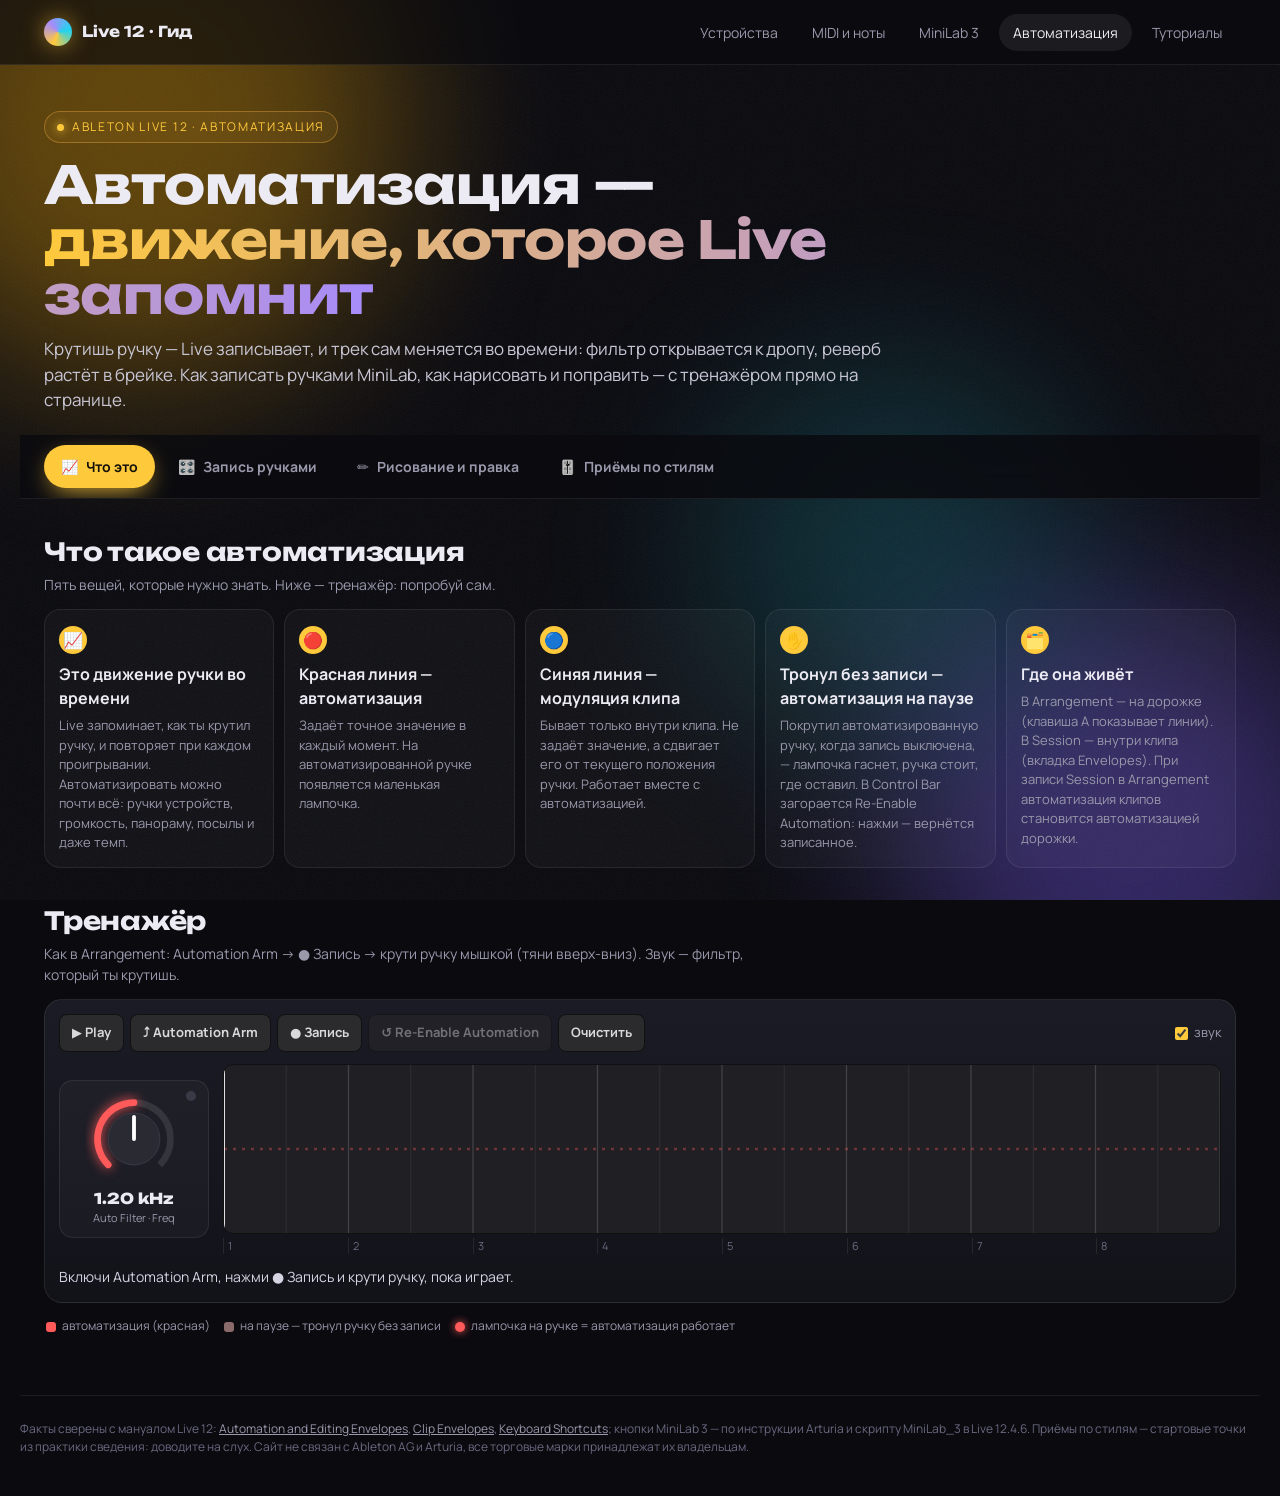
<file: automation.html>
<!DOCTYPE html>
<html lang="ru">
<head>
<meta charset="utf-8">
<meta name="viewport" content="width=device-width, initial-scale=1">
<title>Автоматизация в Ableton Live 12 — гид</title>
<meta name="description" content="Автоматизация в Ableton Live 12: что это, как записать движения ручек MiniLab 3, как рисовать и править линии, формы и Simplify, приёмы по стилям — с интерактивным тренажёром.">
<link rel="icon" href="data:image/svg+xml,%3Csvg xmlns=%22http://www.w3.org/2000/svg%22 viewBox=%220 0 100 100%22%3E%3Ccircle cx=%2250%22 cy=%2250%22 r=%2244%22 fill=%22%23ffc93c%22/%3E%3Cpath d=%22M50 16 78 66 22 66Z%22 fill=%22%2314110a%22/%3E%3C/svg%3E">
<link rel="preconnect" href="https://fonts.googleapis.com">
<link rel="preconnect" href="https://fonts.gstatic.com" crossorigin>
<link href="https://fonts.googleapis.com/css2?family=Manrope:wght@400;500;600;700;800&family=Unbounded:wght@500;700;800&display=swap" rel="stylesheet">
<link rel="stylesheet" href="styles.css">
<link rel="stylesheet" href="midi.css">
<link rel="stylesheet" href="ctrl.css">
</head>
<body>
<div class="bg"><div class="blob b1"></div><div class="blob b2"></div><div class="blob b3"></div></div>
<div class="grain"></div>

<header class="top">
  <div class="wrap">
    <a class="logo" href="index.html"><span class="dot"></span>Live 12 · Гид</a>
    <nav>
      <a href="index.html">Устройства</a>
      <a href="midi.html">MIDI и ноты</a>
      <a href="minilab.html">MiniLab 3</a>
      <a href="automation.html" class="on">Автоматизация</a>
      <a href="tutorials.html">Туториалы</a>
    </nav>
  </div>
</header>

<main class="wrap">
  <section class="mhero">
    <span class="eyebrow"><i></i>Ableton Live 12 · Автоматизация</span>
    <h1>Автоматизация — <span class="grad">движение, которое Live запомнит</span></h1>
    <p>Крутишь ручку — Live записывает, и трек сам меняется во времени: фильтр открывается к дропу, реверб растёт в брейке. Как записать ручками MiniLab, как нарисовать и поправить — с тренажёром прямо на странице.</p>
  </section>
  <nav class="tabs" id="tabs" role="tablist" aria-label="Разделы" data-order="basics record edit recipes"></nav>
  <div id="tab"></div>
</main>

<footer class="wrap disc">
  Факты сверены с мануалом Live 12: <a href="https://www.ableton.com/en/live-manual/12/automation-and-editing-envelopes/" target="_blank" rel="noopener">Automation and Editing Envelopes</a>, <a href="https://www.ableton.com/en/live-manual/12/clip-envelopes/" target="_blank" rel="noopener">Clip Envelopes</a>, <a href="https://www.ableton.com/en/live-manual/12/live-keyboard-shortcuts/" target="_blank" rel="noopener">Keyboard Shortcuts</a>; кнопки MiniLab 3 — по инструкции Arturia и скрипту MiniLab_3 в Live 12.4.6.
  Приёмы по стилям — стартовые точки из практики сведения: доводите на слух. Сайт не связан с Ableton AG и Arturia, все торговые марки принадлежат их владельцам.
</footer>

<script src="data/core.js"></script>
<script src="data/catalog.js"></script>
<script src="data/minilab.js"></script>
<script src="data/automation.js"></script>
<script src="js/ctrl-core.js"></script>
<script src="js/tabs.js"></script>
<script src="js/minilab/panel.js"></script>
<script src="js/automation/lane.js"></script>
<script src="js/automation/tabs.js"></script>
</body>
</html>
</file>
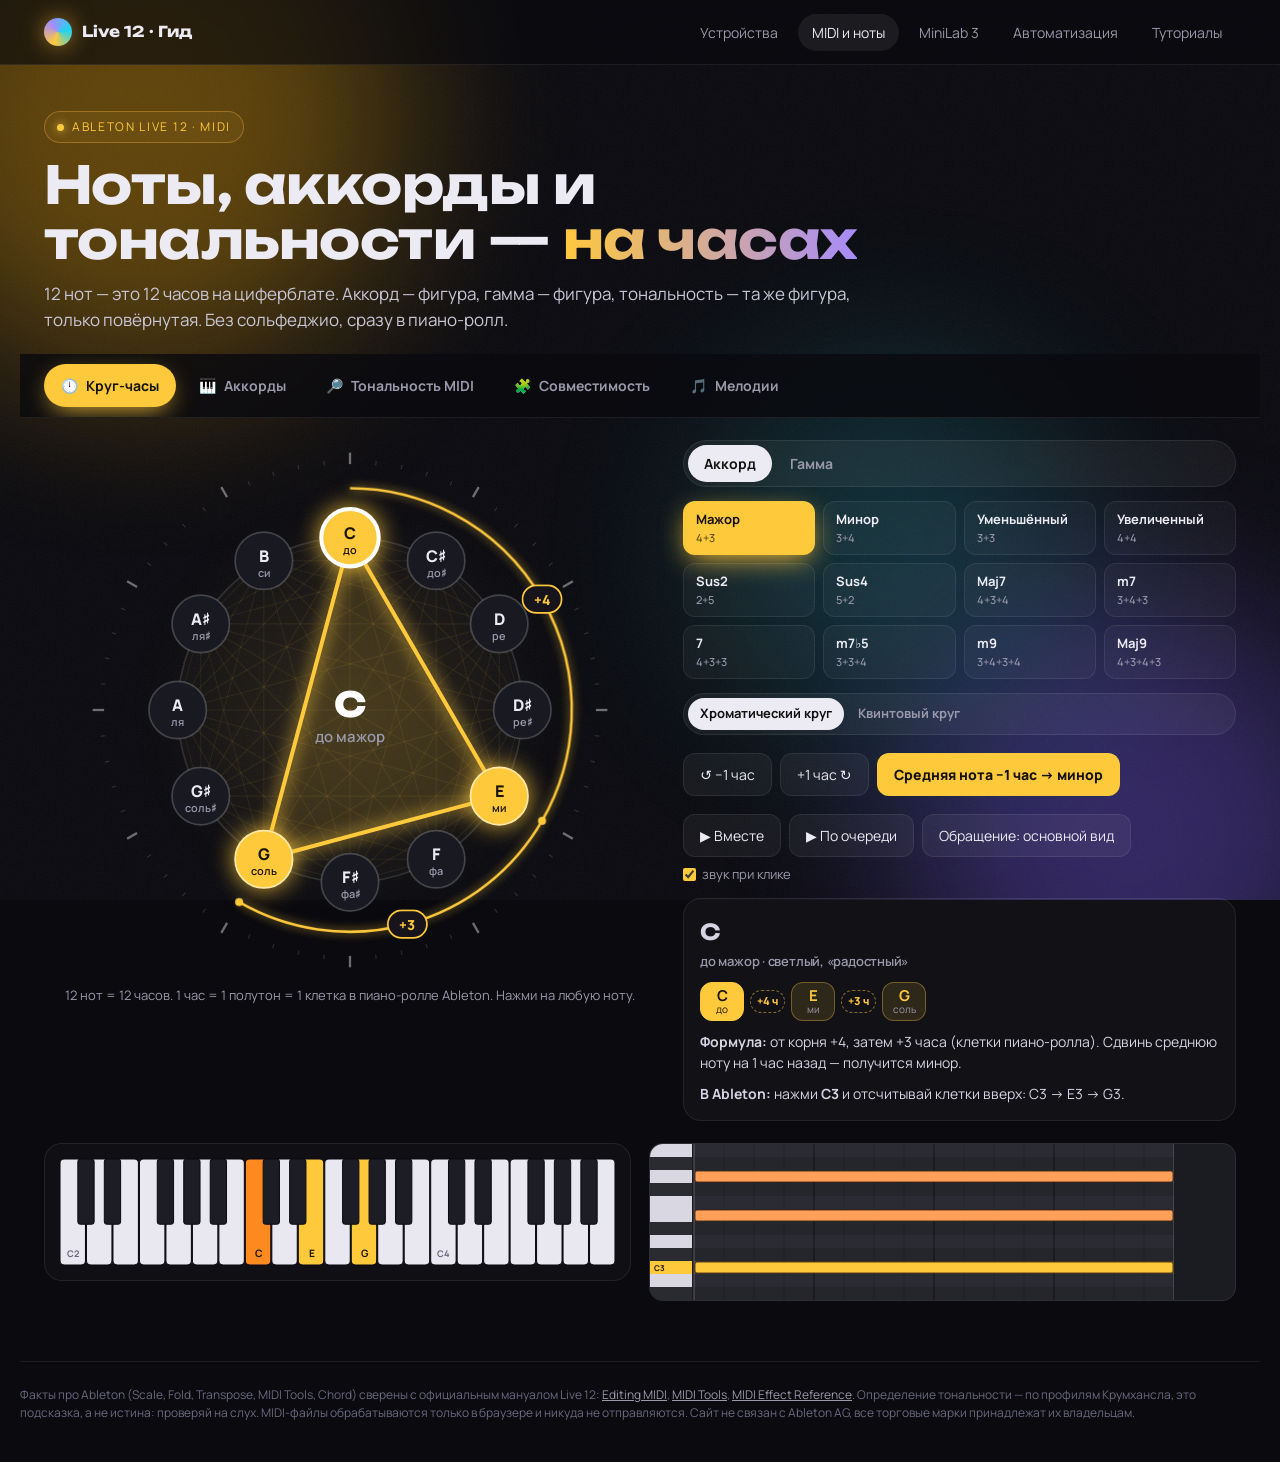
<file: midi.html>
<!DOCTYPE html>
<html lang="ru">
<head>
<meta charset="utf-8">
<meta name="viewport" content="width=device-width, initial-scale=1">
<title>MIDI: ноты и аккорды — гид Ableton Live 12</title>
<meta name="description" content="Хроматический круг-часы, аккорды и прогрессии, определение тональности MIDI, совместимость тональностей и мелодии — для Ableton Live 12.">
<link rel="icon" href="data:image/svg+xml,%3Csvg xmlns=%22http://www.w3.org/2000/svg%22 viewBox=%220 0 100 100%22%3E%3Ccircle cx=%2250%22 cy=%2250%22 r=%2244%22 fill=%22%23ffc93c%22/%3E%3Cpath d=%22M50 16 78 66 22 66Z%22 fill=%22%2314110a%22/%3E%3C/svg%3E">
<link rel="preconnect" href="https://fonts.googleapis.com">
<link rel="preconnect" href="https://fonts.gstatic.com" crossorigin>
<link href="https://fonts.googleapis.com/css2?family=Manrope:wght@400;500;600;700;800&family=Unbounded:wght@500;700;800&display=swap" rel="stylesheet">
<link rel="stylesheet" href="styles.css">
<link rel="stylesheet" href="midi.css">
</head>
<body>
<div class="bg"><div class="blob b1"></div><div class="blob b2"></div><div class="blob b3"></div></div>
<div class="grain"></div>

<header class="top">
  <div class="wrap">
    <a class="logo" href="index.html"><span class="dot"></span>Live 12 · Гид</a>
    <nav>
      <a href="index.html">Устройства</a>
      <a href="midi.html" class="on">MIDI и ноты</a>
      <a href="minilab.html">MiniLab 3</a>
      <a href="automation.html">Автоматизация</a>
      <a href="tutorials.html">Туториалы</a>
    </nav>
  </div>
</header>

<main class="wrap">
  <section class="mhero">
    <span class="eyebrow"><i></i>Ableton Live 12 · MIDI</span>
    <h1>Ноты, аккорды и тональности — <span class="grad">на часах</span></h1>
    <p>12 нот — это 12 часов на циферблате. Аккорд — фигура, гамма — фигура, тональность — та же фигура, только повёрнутая. Без сольфеджио, сразу в пиано-ролл.</p>
  </section>
  <nav class="tabs" id="tabs" role="tablist" aria-label="Разделы"></nav>
  <div id="tab"></div>
</main>

<footer class="wrap disc">
  Факты про Ableton (Scale, Fold, Transpose, MIDI Tools, Chord) сверены с официальным мануалом Live 12: <a href="https://www.ableton.com/en/live-manual/12/editing-midi/" target="_blank" rel="noopener">Editing MIDI</a>, <a href="https://www.ableton.com/en/live-manual/12/midi-tools/" target="_blank" rel="noopener">MIDI Tools</a>, <a href="https://www.ableton.com/en/live-manual/12/live-midi-effect-reference/" target="_blank" rel="noopener">MIDI Effect Reference</a>.
  Определение тональности — по профилям Крумхансла, это подсказка, а не истина: проверяй на слух. MIDI-файлы обрабатываются только в браузере и никуда не отправляются.
  Сайт не связан с Ableton AG, все торговые марки принадлежат их владельцам.
</footer>

<script src="data/core.js"></script>
<script src="data/parts.js"></script>
<script src="data/parts-drums.js"></script>
<script src="data/parts-mix.js"></script>
<script src="data/parts-sound.js"></script>
<script src="data/parts-plugins.js"></script>
<script src="data/parts-tips.js"></script>
<script src="js/partview.js"></script>
<script src="js/music-core.js"></script>
<script src="js/zip.js"></script>
<script src="js/audio.js"></script>
<script src="js/midi/ui.js"></script>
<script src="js/midi/parts.js"></script>
<script src="js/midi/clock.js"></script>
<script src="js/midi/chords.js"></script>
<script src="js/midi/detect.js"></script>
<script src="js/midi/compat.js"></script>
<script src="js/midi/melody.js"></script>
<script src="js/midi/recipes.js"></script>
<script src="js/midi/main.js"></script>
</body>
</html>
</file>
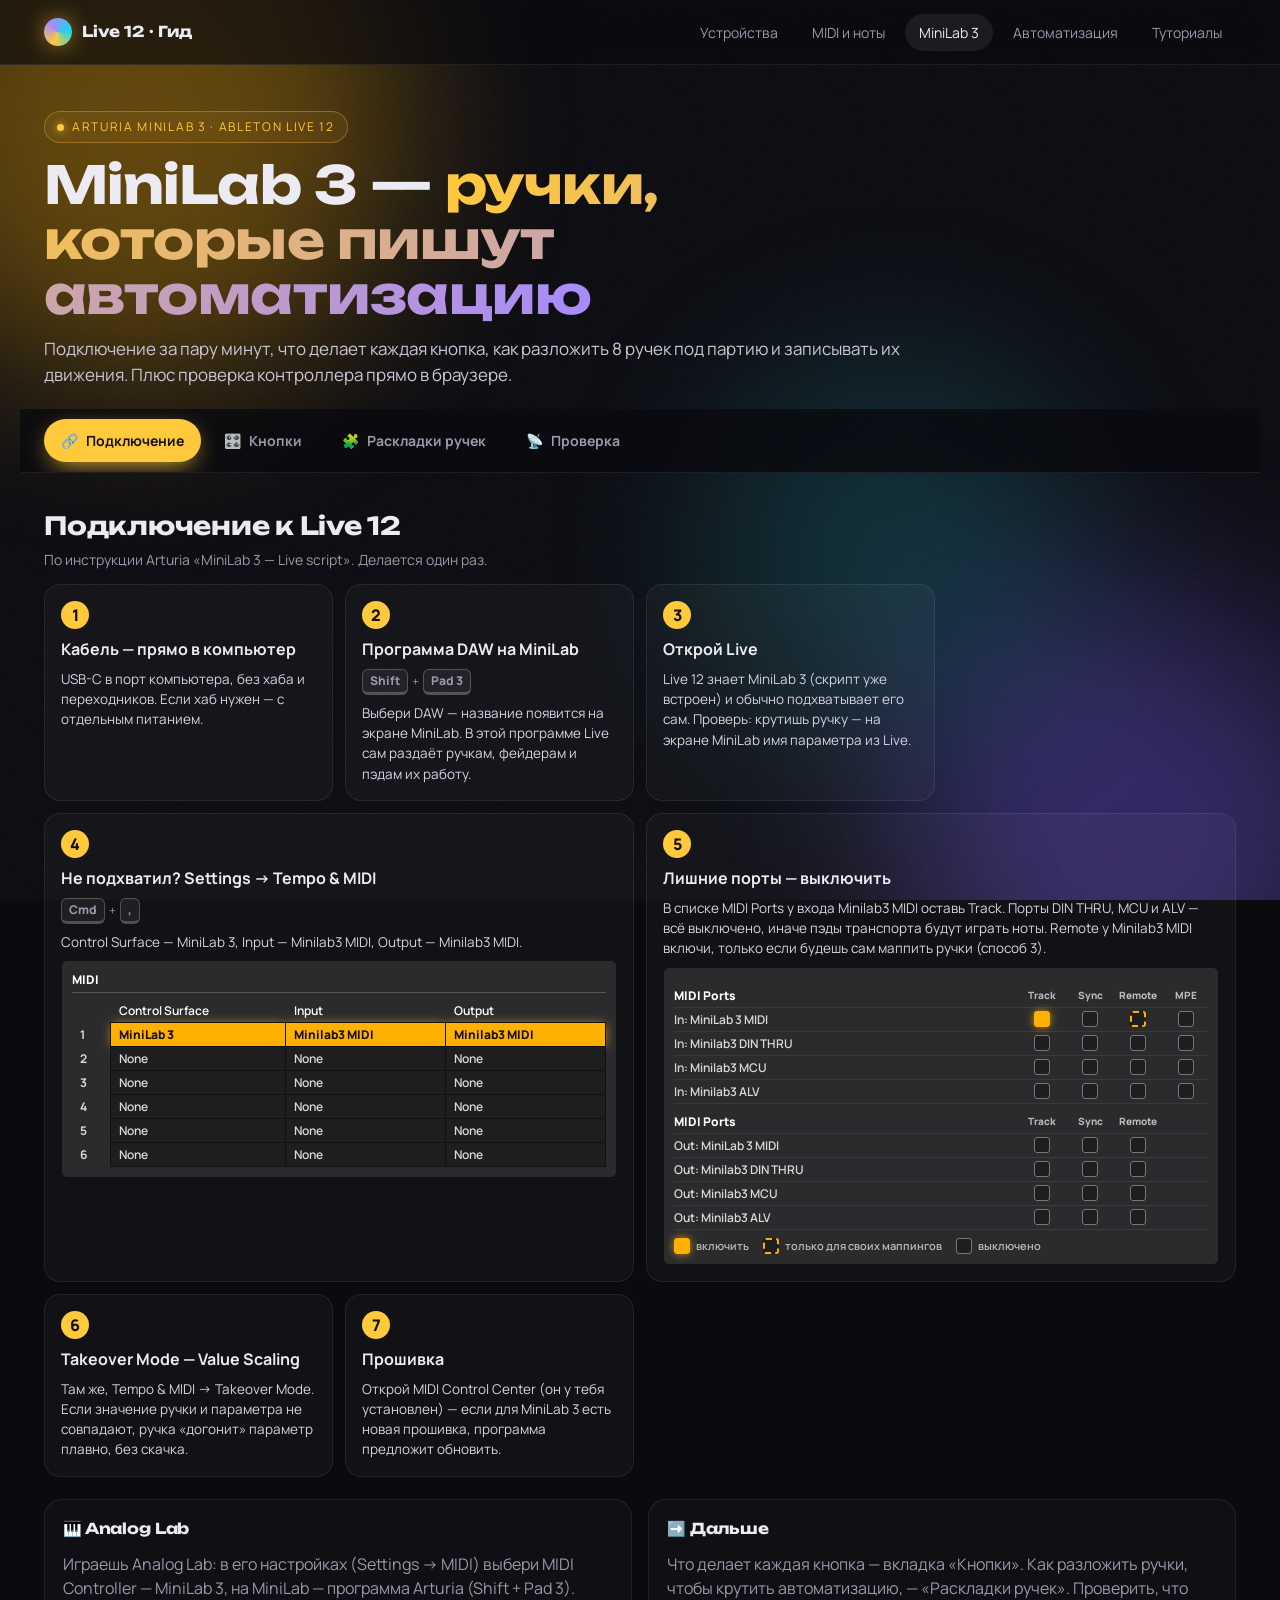
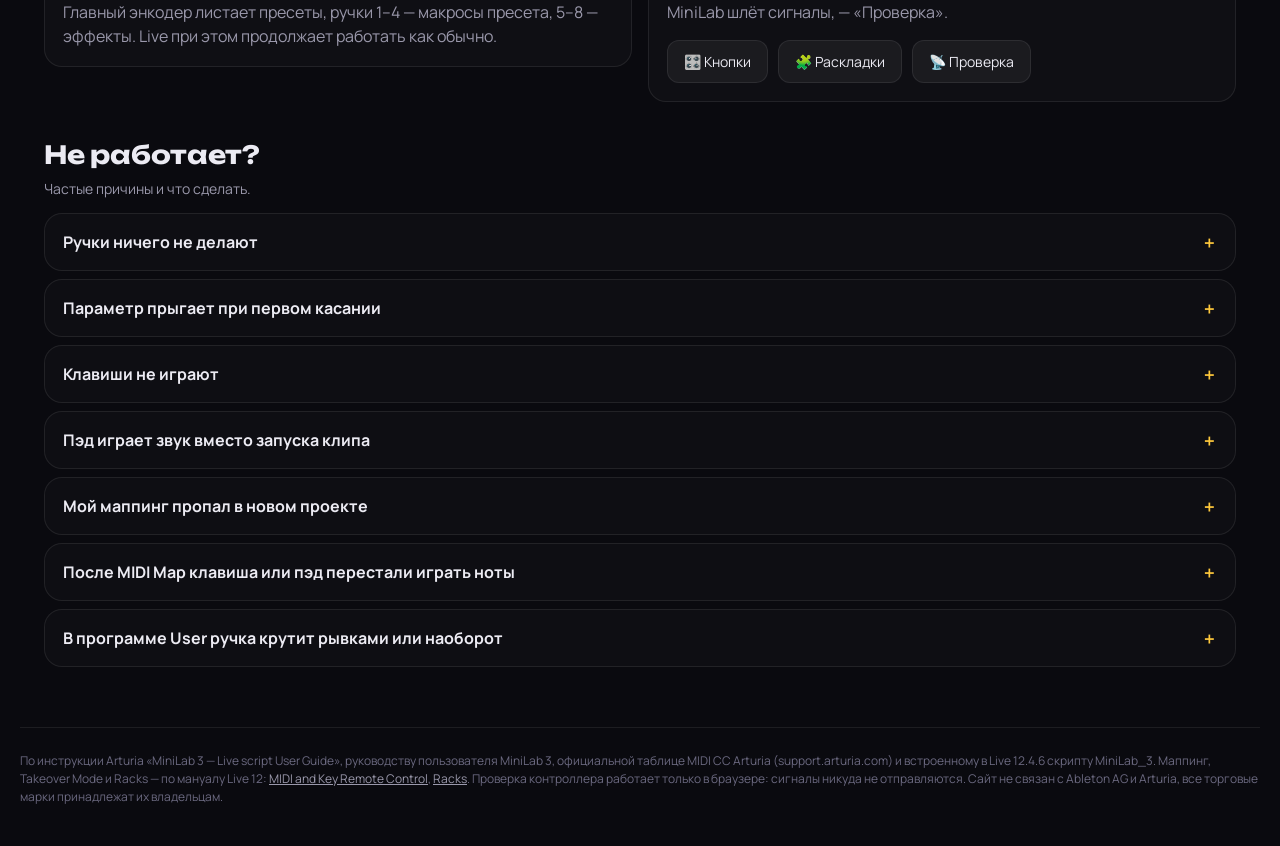
<file: minilab.html>
<!DOCTYPE html>
<html lang="ru">
<head>
<meta charset="utf-8">
<meta name="viewport" content="width=device-width, initial-scale=1">
<title>MiniLab 3 в Ableton Live 12 — гид</title>
<meta name="description" content="Arturia MiniLab 3 в Ableton Live 12: подключение, что делает каждая кнопка, как замапить ручки под автоматизацию, готовые раскладки под партии и проверка контроллера в браузере.">
<link rel="icon" href="data:image/svg+xml,%3Csvg xmlns=%22http://www.w3.org/2000/svg%22 viewBox=%220 0 100 100%22%3E%3Ccircle cx=%2250%22 cy=%2250%22 r=%2244%22 fill=%22%23ffc93c%22/%3E%3Cpath d=%22M50 16 78 66 22 66Z%22 fill=%22%2314110a%22/%3E%3C/svg%3E">
<link rel="preconnect" href="https://fonts.googleapis.com">
<link rel="preconnect" href="https://fonts.gstatic.com" crossorigin>
<link href="https://fonts.googleapis.com/css2?family=Manrope:wght@400;500;600;700;800&family=Unbounded:wght@500;700;800&display=swap" rel="stylesheet">
<link rel="stylesheet" href="styles.css">
<link rel="stylesheet" href="midi.css">
<link rel="stylesheet" href="ctrl.css">
</head>
<body>
<div class="bg"><div class="blob b1"></div><div class="blob b2"></div><div class="blob b3"></div></div>
<div class="grain"></div>

<header class="top">
  <div class="wrap">
    <a class="logo" href="index.html"><span class="dot"></span>Live 12 · Гид</a>
    <nav>
      <a href="index.html">Устройства</a>
      <a href="midi.html">MIDI и ноты</a>
      <a href="minilab.html" class="on">MiniLab 3</a>
      <a href="automation.html">Автоматизация</a>
      <a href="tutorials.html">Туториалы</a>
    </nav>
  </div>
</header>

<main class="wrap">
  <section class="mhero">
    <span class="eyebrow"><i></i>Arturia MiniLab 3 · Ableton Live 12</span>
    <h1>MiniLab 3 — <span class="grad">ручки, которые пишут автоматизацию</span></h1>
    <p>Подключение за пару минут, что делает каждая кнопка, как разложить 8 ручек под партию и записывать их движения. Плюс проверка контроллера прямо в браузере.</p>
  </section>
  <nav class="tabs" id="tabs" role="tablist" aria-label="Разделы" data-order="setup controls layouts tester"></nav>
  <div id="tab"></div>
</main>

<footer class="wrap disc">
  По инструкции Arturia «MiniLab 3 — Live script User Guide», руководству пользователя MiniLab 3, официальной таблице MIDI CC Arturia (support.arturia.com) и встроенному в Live 12.4.6 скрипту MiniLab_3.
  Маппинг, Takeover Mode и Racks — по мануалу Live 12: <a href="https://www.ableton.com/en/live-manual/12/midi-and-key-remote-control/" target="_blank" rel="noopener">MIDI and Key Remote Control</a>, <a href="https://www.ableton.com/en/live-manual/12/instrument-drum-and-effect-racks/" target="_blank" rel="noopener">Racks</a>.
  Проверка контроллера работает только в браузере: сигналы никуда не отправляются. Сайт не связан с Ableton AG и Arturia, все торговые марки принадлежат их владельцам.
</footer>

<script src="data/core.js"></script>
<script src="data/catalog.js"></script>
<script src="data/minilab.js"></script>
<script src="data/practice.js"></script>
<script src="js/ctrl-core.js"></script>
<script src="js/widgets.js"></script>
<script src="js/tabs.js"></script>
<script src="js/minilab/panel.js"></script>
<script src="js/minilab/setup.js"></script>
<script src="js/minilab/controls.js"></script>
<script src="js/minilab/practice.js"></script>
<script src="js/minilab/layouts.js"></script>
<script src="js/minilab/tester.js"></script>
</body>
</html>
</file>
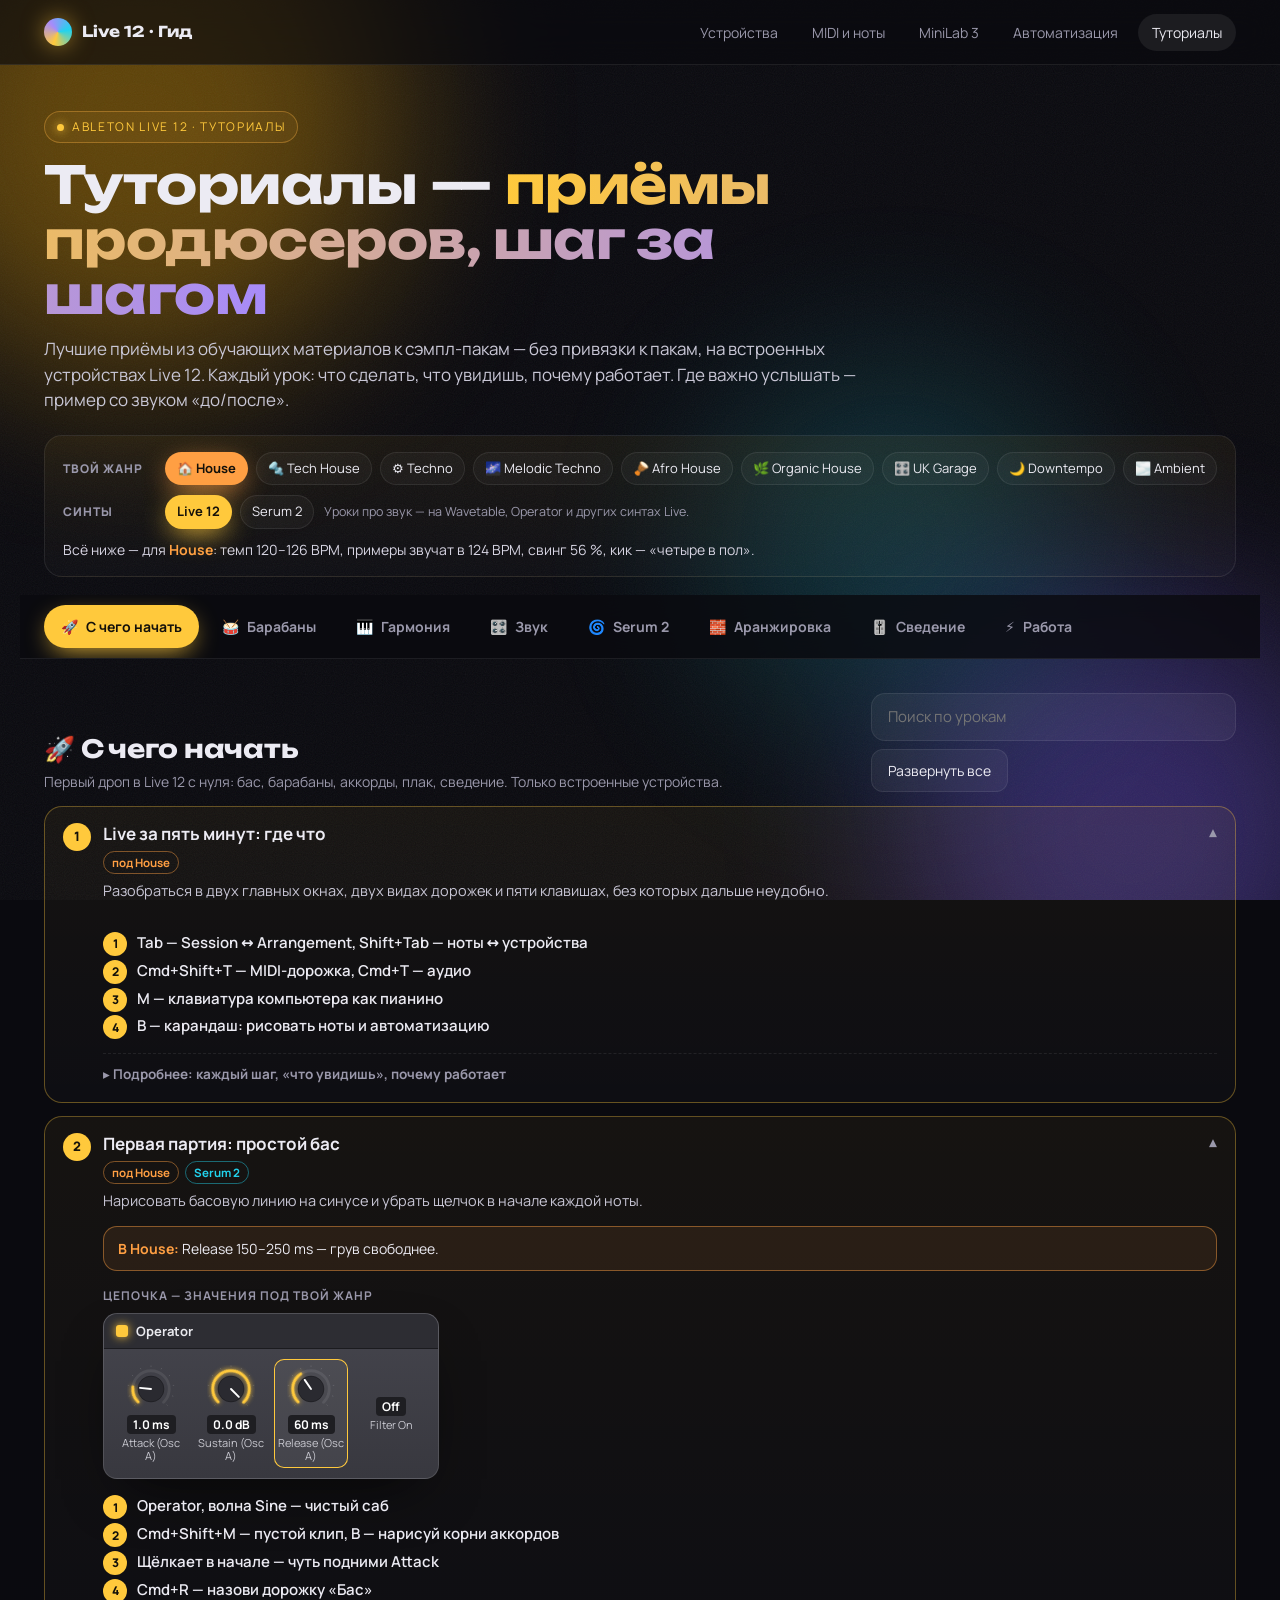
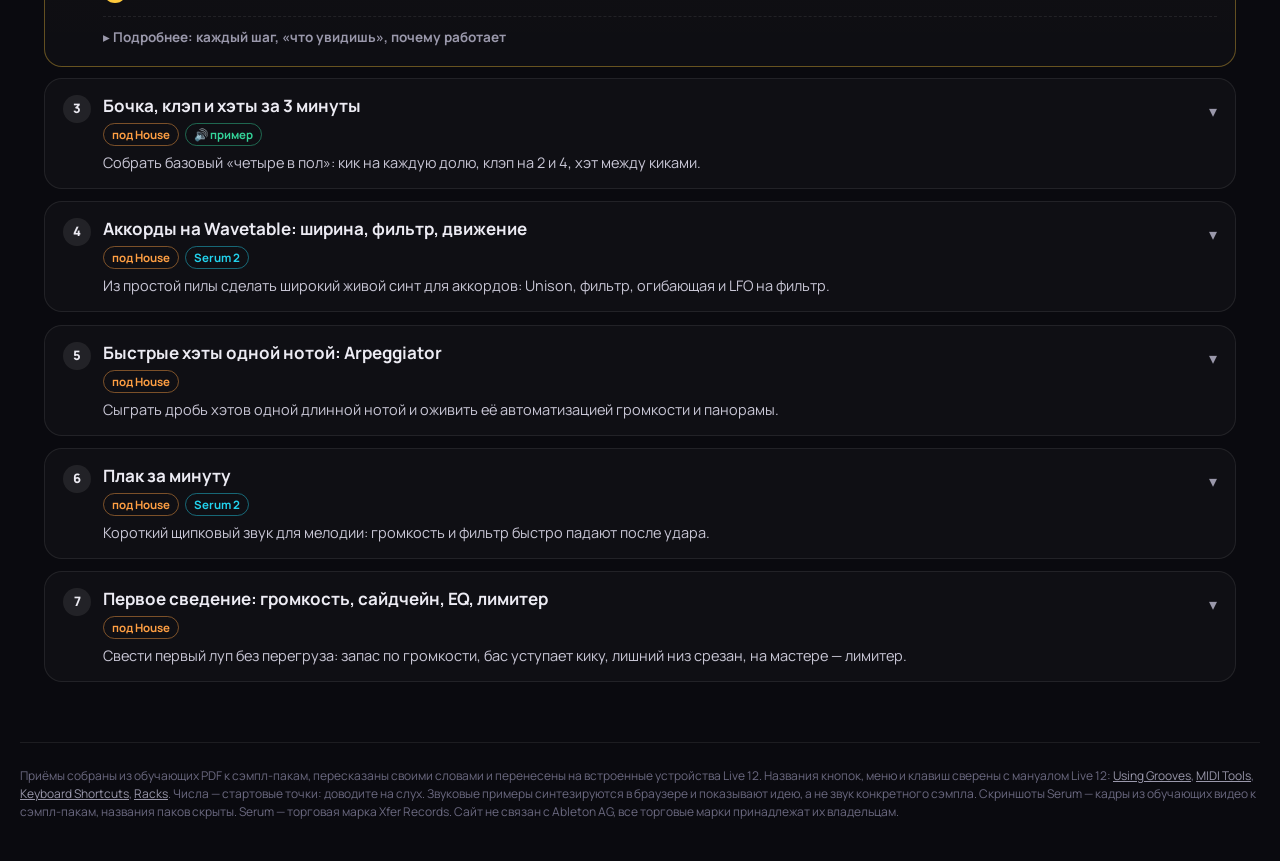
<file: tutorials.html>
<!DOCTYPE html>
<html lang="ru">
<head>
<meta charset="utf-8">
<meta name="viewport" content="width=device-width, initial-scale=1">
<title>Туториалы по Ableton Live 12 — гид</title>
<meta name="description" content="Туториалы по Ableton Live 12: барабаны и грув, гармония, саунд-дизайн, аранжировка, сведение и мастеринг на встроенных устройствах — пошагово, со звуковыми примерами.">
<link rel="icon" href="data:image/svg+xml,%3Csvg xmlns=%22http://www.w3.org/2000/svg%22 viewBox=%220 0 100 100%22%3E%3Ccircle cx=%2250%22 cy=%2250%22 r=%2244%22 fill=%22%23ffc93c%22/%3E%3Cpath d=%22M50 16 78 66 22 66Z%22 fill=%22%2314110a%22/%3E%3C/svg%3E">
<link rel="preconnect" href="https://fonts.googleapis.com">
<link rel="preconnect" href="https://fonts.gstatic.com" crossorigin>
<link href="https://fonts.googleapis.com/css2?family=Manrope:wght@400;500;600;700;800&family=Unbounded:wght@500;700;800&display=swap" rel="stylesheet">
<link rel="stylesheet" href="styles.css">
<link rel="stylesheet" href="midi.css">
<link rel="stylesheet" href="ctrl.css">
<link rel="stylesheet" href="tut.css">
</head>
<body>
<div class="bg"><div class="blob b1"></div><div class="blob b2"></div><div class="blob b3"></div></div>
<div class="grain"></div>

<header class="top">
  <div class="wrap">
    <a class="logo" href="index.html"><span class="dot"></span>Live 12 · Гид</a>
    <nav>
      <a href="index.html">Устройства</a>
      <a href="midi.html">MIDI и ноты</a>
      <a href="minilab.html">MiniLab 3</a>
      <a href="automation.html">Автоматизация</a>
      <a href="tutorials.html" class="on">Туториалы</a>
    </nav>
  </div>
</header>

<main class="wrap">
  <section class="mhero">
    <span class="eyebrow"><i></i>Ableton Live 12 · Туториалы</span>
    <h1>Туториалы — <span class="grad">приёмы продюсеров, шаг за шагом</span></h1>
    <p>Лучшие приёмы из обучающих материалов к сэмпл-пакам — без привязки к пакам, на встроенных устройствах Live 12. Каждый урок: что сделать, что увидишь, почему работает. Где важно услышать — пример со звуком «до/после».</p>
  </section>
  <div class="tctl" id="tutCtl"></div>
  <nav class="tabs" id="tabs" role="tablist" aria-label="Разделы" data-order="start drums harmony sound serum arrange mix work"></nav>
  <div id="tab"></div>
</main>

<footer class="wrap disc">
  Приёмы собраны из обучающих PDF к сэмпл-пакам, пересказаны своими словами и перенесены на встроенные устройства Live 12. Названия кнопок, меню и клавиш сверены с мануалом Live 12: <a href="https://www.ableton.com/en/live-manual/12/using-grooves/" target="_blank" rel="noopener">Using Grooves</a>, <a href="https://www.ableton.com/en/live-manual/12/midi-tools/" target="_blank" rel="noopener">MIDI Tools</a>, <a href="https://www.ableton.com/en/live-manual/12/live-keyboard-shortcuts/" target="_blank" rel="noopener">Keyboard Shortcuts</a>, <a href="https://www.ableton.com/en/live-manual/12/instrument-drum-and-effect-racks/" target="_blank" rel="noopener">Racks</a>.
  Числа — стартовые точки: доводите на слух. Звуковые примеры синтезируются в браузере и показывают идею, а не звук конкретного сэмпла. Скриншоты Serum — кадры из обучающих видео к сэмпл-пакам, названия паков скрыты. Serum — торговая марка Xfer Records. Сайт не связан с Ableton AG, все торговые марки принадлежат их владельцам.
</footer>

<script src="data/core.js"></script>
<script src="data/catalog.js"></script>
<script src="data/tutorials.js"></script>
<script src="data/tut-start.js"></script>
<script src="data/tut-drums.js"></script>
<script src="data/tut-harmony.js"></script>
<script src="data/tut-sound.js"></script>
<script src="data/tut-arrange.js"></script>
<script src="data/tut-mix.js"></script>
<script src="data/tut-work.js"></script>
<script src="data/tut-serum.js"></script>
<script src="data/automation.js"></script>
<script src="data/parts.js"></script>
<script src="data/parts-drums.js"></script>
<script src="data/parts-mix.js"></script>
<script src="data/parts-sound.js"></script>
<script src="data/parts-plugins.js"></script>
<script src="data/parts-tips.js"></script>
<script src="js/music-core.js"></script>
<script src="js/tabs.js"></script>
<script src="js/widgets.js"></script>
<script src="js/device.js"></script>
<script src="js/tutorials/visual.js"></script>
<script src="js/tutorials/groove.js"></script>
<script src="js/tutorials/page.js"></script>
</body>
</html>
</file>
<file: styles.css>
:root{
  --bg:#0a0a0f; --bg2:#12121a; --card:#16161f; --line:rgba(255,255,255,.08);
  --txt:#ecebf3; --mut:#9a98ab; --dim:#6b6980;
  --amber:#ffc93c; --amber2:#ff8a1f; --accent:#ffc93c; --violet:#a78bfa; --pc:#ffc93c;
  --r:18px; --ease:cubic-bezier(.2,.8,.2,1); --spring:cubic-bezier(.34,1.56,.64,1);
}
*{box-sizing:border-box;margin:0;padding:0}
html{scroll-behavior:smooth}
body{font-family:'Manrope',system-ui,-apple-system,Segoe UI,Roboto,sans-serif;background:var(--bg);color:var(--txt);min-height:100vh;overflow-x:hidden;line-height:1.5;-webkit-font-smoothing:antialiased}
h1,h2,h3,.disp{font-family:'Unbounded','Manrope',sans-serif;letter-spacing:-.01em}
a{color:inherit}
button{font:inherit;color:inherit;background:none;border:0;cursor:pointer}

/* ── animated background ── */
.bg{position:fixed;inset:0;z-index:-2;overflow:hidden;pointer-events:none}
.blob{position:absolute;border-radius:50%;filter:blur(90px);opacity:.35;animation:float 22s ease-in-out infinite}
.b1{width:520px;height:520px;background:#ffb000;top:-140px;left:-120px}
.b2{width:460px;height:460px;background:#7c5cff;bottom:-160px;right:-80px;animation-delay:-7s}
.b3{width:380px;height:380px;background:#22d3ee;top:40%;left:55%;opacity:.18;animation-delay:-14s}
@keyframes float{0%,100%{transform:translate(0,0) scale(1)}33%{transform:translate(60px,40px) scale(1.08)}66%{transform:translate(-40px,60px) scale(.95)}}
.grain{position:fixed;inset:0;z-index:-1;pointer-events:none;opacity:.06;background-image:url("data:image/svg+xml,%3Csvg xmlns='http://www.w3.org/2000/svg' width='160' height='160'%3E%3Cfilter id='n'%3E%3CfeTurbulence type='fractalNoise' baseFrequency='.9' numOctaves='3'/%3E%3C/filter%3E%3Crect width='100%25' height='100%25' filter='url(%23n)'/%3E%3C/svg%3E")}

.wrap{max-width:1240px;margin:0 auto;padding:0 24px}

/* ── header ── */
header.top{position:sticky;top:0;z-index:20;backdrop-filter:blur(16px);-webkit-backdrop-filter:blur(16px);background:rgba(10,10,15,.65);border-bottom:1px solid var(--line)}
header.top .wrap{display:flex;align-items:center;gap:14px;height:64px}
.logo{display:flex;align-items:center;gap:10px;text-decoration:none;font-family:'Unbounded','Manrope',system-ui,sans-serif;font-weight:700;font-size:15px}
.logo .dot{width:28px;height:28px;border-radius:50%;background:conic-gradient(from 200deg,var(--amber),var(--violet),#22d3ee,var(--amber));box-shadow:0 0 22px rgba(255,200,60,.5);animation:spin 8s linear infinite}
@keyframes spin{to{transform:rotate(360deg)}}
.top nav{margin-left:auto;display:flex;gap:6px}
.top nav a{padding:8px 14px;border-radius:999px;text-decoration:none;color:var(--mut);font-size:14px;transition:.25s}
.top nav a:hover,.top nav a.on{color:var(--txt);background:rgba(255,255,255,.07)}

/* ── hero ── */
.hero{padding:64px 0 28px;display:grid;grid-template-columns:1.25fr .75fr;gap:40px;align-items:center}
.eyebrow{display:inline-flex;gap:8px;align-items:center;font-size:12px;letter-spacing:.14em;text-transform:uppercase;color:var(--amber);border:1px solid rgba(255,181,71,.35);padding:6px 12px;border-radius:999px;background:rgba(255,181,71,.07)}
.eyebrow i{width:7px;height:7px;border-radius:50%;background:var(--amber);box-shadow:0 0 10px var(--amber);animation:pulse 1.6s infinite}
@keyframes pulse{50%{opacity:.3}}
.hero h1{font-size:clamp(34px,5vw,62px);line-height:1.04;margin:18px 0 16px;font-weight:800}
.grad{background:linear-gradient(92deg,#fff 0%,#ffd08a 40%,#ff8a3d 70%,#ff4d6d 100%);-webkit-background-clip:text;background-clip:text;color:transparent;background-size:200% auto;animation:shine 6s linear infinite}
@keyframes shine{to{background-position:200% center}}
.hero p{color:var(--mut);font-size:17px;max-width:560px}
.steps{display:flex;gap:10px;margin-top:22px;flex-wrap:wrap}
.steps span{font-size:13px;padding:8px 12px;border-radius:12px;background:rgba(255,255,255,.05);border:1px solid var(--line)}
.steps b{color:var(--amber);margin-right:6px}

/* VU meter */
.vu{position:relative;aspect-ratio:1.6;border-radius:22px;background:linear-gradient(180deg,#f6e7c3,#e7d09d);box-shadow:inset 0 0 0 10px #1b1b22,inset 0 0 0 12px #3a3a46,0 30px 80px rgba(255,150,40,.25);overflow:hidden}
.vu svg{width:100%;height:100%}
.vu .needle{transform-origin:200px 230px;animation:needle 2.4s ease-in-out infinite}
@keyframes needle{0%{transform:rotate(-38deg)}18%{transform:rotate(12deg)}26%{transform:rotate(-4deg)}40%{transform:rotate(22deg)}55%{transform:rotate(-14deg)}70%{transform:rotate(30deg)}82%{transform:rotate(2deg)}100%{transform:rotate(-38deg)}}
.vu::after{content:'';position:absolute;inset:0;background:radial-gradient(ellipse at 50% 120%,rgba(255,170,60,.35),transparent 60%);pointer-events:none}

/* ── filter chips ── */
.sec-h{display:flex;align-items:end;justify-content:space-between;gap:16px;margin:42px 0 18px;flex-wrap:wrap}
.sec-h h2{font-size:24px}
.sec-h p{color:var(--mut);font-size:14px}
.chips{display:flex;flex-wrap:wrap;gap:8px}
.chip{display:inline-flex;align-items:center;gap:8px;padding:9px 14px;border-radius:999px;border:1px solid var(--line);background:rgba(255,255,255,.035);font-size:14px;transition:all .3s var(--ease);position:relative;overflow:hidden}
.chip:hover{border-color:rgba(255,255,255,.25);transform:translateY(-2px)}
.chip.on{background:var(--c,var(--amber));color:#14110a;border-color:transparent;box-shadow:0 8px 28px -6px var(--c,var(--amber));font-weight:700}
.chip .ic{font-size:16px}
.chip.dis{opacity:.28;pointer-events:none}

/* ── plugin grid ── */
.grid{display:grid;grid-template-columns:repeat(4,1fr);gap:18px}
.pcard{position:relative;border-radius:var(--r);background:var(--card);border:1px solid var(--line);overflow:hidden;cursor:pointer;transform-style:preserve-3d;transition:transform .5s var(--ease),box-shadow .5s,border-color .4s,opacity .4s;opacity:0;animation:rise .7s var(--ease) forwards}
.pcard:hover{border-color:color-mix(in srgb,var(--pc) 60%,transparent);box-shadow:0 26px 60px -20px color-mix(in srgb,var(--pc) 55%,transparent)}
.pcard .ph{aspect-ratio:415/327;overflow:hidden;position:relative}
.pcard img{width:100%;height:100%;object-fit:cover;transition:transform .8s var(--ease),filter .5s;filter:saturate(.9)}
.pcard:hover img{transform:scale(1.07);filter:saturate(1.1)}
.pcard .ph::after{content:'';position:absolute;inset:0;background:linear-gradient(180deg,transparent 45%,rgba(10,10,15,.9))}
.pcard .tag{max-width:calc(100% - 80px);white-space:nowrap;overflow:hidden;text-overflow:ellipsis;position:absolute;left:12px;top:12px;z-index:2;font-size:11px;padding:5px 9px;border-radius:999px;background:rgba(10,10,15,.7);backdrop-filter:blur(6px);border:1px solid var(--line)}
.pcard .bd{padding:14px 16px 18px;position:relative}
.pcard h3{font-size:16px;margin-bottom:4px}
.pcard .ty{font-size:12px;color:var(--pc);margin-bottom:8px;font-weight:700;letter-spacing:.02em}
.pcard p{font-size:13px;color:var(--mut)}
.pcard .go{position:absolute;right:14px;top:-22px;width:44px;height:44px;border-radius:50%;display:grid;place-items:center;background:var(--pc);color:#111;font-weight:800;transform:scale(0) rotate(-90deg);transition:transform .45s var(--spring);z-index:3;box-shadow:0 8px 24px -4px var(--pc)}
.pcard:hover .go{transform:scale(1) rotate(0)}
.pcard.dim{opacity:.22 !important;filter:grayscale(.8);transform:scale(.97)}
.pcard .shine{position:absolute;inset:0;background:radial-gradient(400px circle at var(--mx,50%) var(--my,50%),rgba(255,255,255,.12),transparent 45%);opacity:0;transition:opacity .3s;pointer-events:none;z-index:2}
.pcard:hover .shine{opacity:1}
@keyframes rise{from{opacity:0;transform:translateY(30px) scale(.97)}to{opacity:1;transform:none}}

/* ── chains ── */
.chains{display:grid;grid-template-columns:repeat(auto-fill,minmax(340px,1fr));gap:14px}
.chain{border:1px solid var(--line);background:linear-gradient(180deg,rgba(255,255,255,.04),rgba(255,255,255,.015));border-radius:var(--r);padding:16px}
.chain .h{display:flex;justify-content:space-between;align-items:center;margin-bottom:12px}
.chain .h b{font-family:'Unbounded','Manrope',system-ui,sans-serif;font-size:14px}
.chain .src{font-size:11px;padding:3px 8px;border-radius:999px;background:rgba(255,181,71,.12);color:var(--amber)}
.chain .src.pr{background:rgba(124,92,255,.15);color:#b4a4ff}
.flow{display:flex;align-items:center;gap:6px;flex-wrap:wrap}
.flow .n{display:flex;align-items:center;gap:8px;padding:5px 10px 5px 5px;border-radius:12px;background:rgba(255,255,255,.05);border:1px solid var(--line);font-size:13px;text-decoration:none;transition:.25s}
.flow .n:hover{border-color:var(--amber);transform:translateY(-2px)}
.flow .n img{width:32px;height:32px;border-radius:8px;object-fit:cover}
.flow .arr{width:26px;height:2px;background:linear-gradient(90deg,var(--amber),transparent);position:relative;overflow:hidden}
.flow .arr::after{content:'';position:absolute;inset:0;background:linear-gradient(90deg,transparent,#fff,transparent);animation:flowing 1.6s linear infinite}
@keyframes flowing{from{transform:translateX(-100%)}to{transform:translateX(100%)}}
.chain .nt{font-size:12px;color:var(--mut);margin-top:10px}

/* ── plugin page ── */
.view{animation:viewIn .6s var(--ease)}
@keyframes viewIn{from{opacity:0;transform:translateY(18px)}to{opacity:1;transform:none}}
.back{display:inline-flex;align-items:center;gap:8px;color:var(--mut);font-size:14px;margin:26px 0 10px;padding:8px 12px 8px 8px;border-radius:999px;transition:.25s}
.back:hover{color:var(--txt);background:rgba(255,255,255,.06)}
.phero{position:relative;border-radius:26px;overflow:hidden;border:1px solid var(--line);min-height:320px;display:grid;grid-template-columns:1.1fr .9fr}
.phero .bgimg{position:absolute;inset:0;background-size:cover;background-position:center;filter:blur(40px) saturate(1.4) brightness(.45);transform:scale(1.3)}
.phero .info{position:relative;padding:34px;display:flex;flex-direction:column;justify-content:center}
.phero .ty{color:var(--pc);font-weight:800;font-size:13px;letter-spacing:.08em;text-transform:uppercase}
.phero h1{font-size:clamp(26px,3.4vw,42px);margin:8px 0 12px;line-height:1.08}
.phero .tl{font-size:18px;margin-bottom:12px}
.phero .wh{color:#c9c7d6;font-size:15px;max-width:560px}
.phero .media{position:relative;display:flex;align-items:center;justify-content:center;padding:26px;gap:16px}
.phero .media img.main{width:100%;max-width:440px;border-radius:18px;box-shadow:0 30px 70px rgba(0,0,0,.6);animation:hoverY 6s ease-in-out infinite}
@keyframes hoverY{50%{transform:translateY(-8px) rotate(-.4deg)}}
.panelstrip{margin-top:16px;border-radius:14px;overflow:hidden;border:1px solid var(--line);background:#000;display:flex;justify-content:center;max-height:150px}
.panelstrip img{max-height:150px;max-width:100%;object-fit:contain}
.links{display:flex;gap:10px;margin-top:16px;flex-wrap:wrap}
.btn{display:inline-flex;align-items:center;gap:8px;padding:10px 16px;border-radius:12px;border:1px solid var(--line);background:rgba(255,255,255,.05);font-size:14px;text-decoration:none;transition:.25s}
.btn:hover{background:rgba(255,255,255,.1);transform:translateY(-1px)}

.picker{margin-top:28px;display:grid;gap:18px}
.pstep{border:1px solid var(--line);border-radius:var(--r);padding:18px;background:rgba(255,255,255,.025)}
.pstep h3{font-size:14px;display:flex;align-items:center;gap:10px;margin-bottom:12px;font-weight:600}
.pstep h3 .num{width:26px;height:26px;border-radius:50%;display:grid;place-items:center;background:var(--pc);color:#111;font-size:12px;font-weight:800}
.pstep h3 .num.done{animation:pop .5s var(--spring)}
@keyframes pop{0%{transform:scale(.4)}100%{transform:scale(1)}}
.style-chip{flex-direction:column;align-items:flex-start;gap:2px;border-radius:14px;padding:10px 14px;min-width:150px}
.style-chip small{font-size:11px;color:var(--mut);font-weight:400}
.style-chip.on small{color:rgba(20,17,10,.75)}

.empty{text-align:center;padding:50px 20px;color:var(--mut);border:1px dashed var(--line);border-radius:var(--r);margin-top:18px}
.empty .big{font-size:44px;display:block;margin-bottom:8px;animation:bob 2.4s ease-in-out infinite}
@keyframes bob{50%{transform:translateY(-6px)}}

/* ── result ── */
.result{margin-top:26px}
.rhead{display:flex;align-items:center;gap:14px;flex-wrap:wrap;padding:18px 20px;border-radius:var(--r);background:linear-gradient(100deg,color-mix(in srgb,var(--sc) 22%,transparent),rgba(255,255,255,.02));border:1px solid color-mix(in srgb,var(--sc) 40%,transparent)}
.rhead .t{font-family:'Unbounded','Manrope',system-ui,sans-serif;font-size:18px}
.rhead .note{color:#d8d6e4;font-size:14px;flex-basis:100%}
.legend{display:flex;gap:14px;font-size:12px;color:var(--mut);margin:14px 2px;flex-wrap:wrap}
.legend i{display:inline-block;width:10px;height:10px;border-radius:3px;margin-right:6px;vertical-align:middle}
.board{display:grid;grid-template-columns:repeat(auto-fill,minmax(270px,1fr));gap:14px;margin-top:6px}
.ctl{position:relative;border-radius:16px;padding:16px;background:linear-gradient(180deg,#1b1b25,#14141c);border:1px solid var(--line);opacity:0;transform:translateY(16px);animation:rise .55s var(--ease) forwards;overflow:hidden}
.ctl.st{border-color:color-mix(in srgb,var(--sc) 55%,transparent)}
.ctl.st::before{content:attr(data-st);position:absolute;top:0;right:0;font-size:10px;font-weight:800;padding:4px 9px;border-bottom-left-radius:10px;background:var(--sc);color:#121;letter-spacing:.04em}
.ctl .nm{font-weight:800;font-size:14px}
.ctl .rg{font-size:11px;color:var(--dim);margin-top:2px}
.ctl .row{display:flex;align-items:center;gap:14px;margin:12px 0 10px}
.ctl .val{font-family:'Unbounded','Manrope',system-ui,sans-serif;font-size:15px;color:var(--pc)}
.ctl .why{font-size:13px;color:#c4c2d2;line-height:1.45}
.ctl .info{position:absolute;right:10px;bottom:10px;width:22px;height:22px;border-radius:50%;border:1px solid var(--line);font-size:11px;color:var(--mut);display:grid;place-items:center}
.ctl .tip{display:none;font-size:12px;color:var(--mut);margin-top:8px;padding-top:8px;border-top:1px dashed var(--line)}
.ctl.open .tip{display:block;animation:viewIn .3s}

/* knob */
.knob{width:76px;height:76px;flex:none}
.knob .trk{fill:none;stroke:rgba(255,255,255,.08);stroke-width:6;stroke-linecap:round}
.knob .arc{fill:none;stroke:var(--pc);stroke-width:6;stroke-linecap:round;transition:stroke-dasharray 1.3s var(--ease);filter:drop-shadow(0 0 6px var(--pc))}
.knob .ptr{transition:transform 1.3s var(--spring);transform-origin:50px 50px}
/* switch */
.sw{display:flex;flex-wrap:wrap;gap:5px}
.sw span{font-size:12px;padding:6px 9px;border-radius:9px;background:rgba(255,255,255,.04);border:1px solid var(--line);color:var(--dim);transition:all .5s var(--ease)}
.sw span.on{background:var(--pc);color:#121;border-color:transparent;font-weight:800;box-shadow:0 0 18px -2px var(--pc);transform:scale(1.06)}
/* adsr */
.adsr{width:100%;height:70px}
.adsr path{fill:none;stroke:var(--pc);stroke-width:2.5;stroke-linejoin:round;filter:drop-shadow(0 0 5px var(--pc));stroke-dasharray:600;stroke-dashoffset:600;animation:draw 1.4s var(--ease) forwards}
.adsr .fillp{fill:color-mix(in srgb,var(--pc) 15%,transparent);stroke:none;filter:none;animation:fadein 1.4s forwards;opacity:0}
@keyframes draw{to{stroke-dashoffset:0}}
@keyframes fadein{to{opacity:1}}

.hacks{display:grid;grid-template-columns:repeat(auto-fill,minmax(260px,1fr));gap:12px}
.hack{padding:16px;border-radius:16px;border:1px solid var(--line);background:rgba(255,255,255,.03);transition:.3s;position:relative;overflow:hidden}
.hack:hover{transform:translateY(-3px);border-color:color-mix(in srgb,var(--pc) 50%,transparent)}
.hack b{display:block;margin-bottom:6px;font-size:14px}
.hack b::before{content:'⚡ ';color:var(--pc)}
.hack p{font-size:13px;color:var(--mut)}

details.ref{margin-top:14px;border:1px solid var(--line);border-radius:var(--r);background:rgba(255,255,255,.02)}
details.ref summary{cursor:pointer;padding:16px 18px;font-weight:700;list-style:none;display:flex;justify-content:space-between}
details.ref summary::after{content:'＋';color:var(--pc);transition:.3s}
details.ref[open] summary::after{transform:rotate(45deg)}
table{width:100%;border-collapse:collapse;font-size:13px}
td,th{padding:10px 18px;border-top:1px solid var(--line);text-align:left;vertical-align:top}
th{color:var(--mut);font-weight:600}
td:first-child{font-weight:700;white-space:nowrap}
td:nth-child(2){color:var(--pc);white-space:nowrap}

.disc{font-size:12px;color:var(--dim);border-top:1px solid var(--line);margin-top:60px;padding:24px 0 40px}
.disc a{color:var(--mut)}

.reveal{opacity:0;transform:translateY(24px);transition:opacity .8s var(--ease),transform .8s var(--ease)}
.reveal.in{opacity:1;transform:none}

@media (max-width:980px){.grid{grid-template-columns:repeat(2,1fr)}.hero{grid-template-columns:1fr}.vu{max-width:420px}.phero{grid-template-columns:1fr}}
@media (max-width:560px){.grid{grid-template-columns:1fr}.wrap{padding:0 16px}.top nav a.hide-m{display:none}.board{grid-template-columns:1fr}}
@media (prefers-reduced-motion:reduce){*{animation-duration:.01ms !important;transition-duration:.01ms !important}}

/* ── общее для гида Ableton ── */
.grad{background:linear-gradient(90deg,var(--amber),var(--violet));-webkit-background-clip:text;background-clip:text;color:transparent}
.muted{color:var(--mut)}
.badge{display:inline-flex;align-items:center;gap:6px;font-size:11px;font-weight:800;padding:3px 8px;border-radius:999px;background:rgba(255,201,60,.14);color:var(--amber);letter-spacing:.04em}
.badge.v{background:rgba(167,139,250,.16);color:#c4b5fd}
.badge.g{background:rgba(52,211,153,.14);color:#6ee7b7}
.btn.pri{background:var(--amber);color:#14110a;border-color:transparent;font-weight:800}
.btn.pri:hover{background:#ffd866}
.btn[disabled]{opacity:.4;pointer-events:none}
kbd{font-family:'Manrope',system-ui,sans-serif;font-size:12px;font-weight:800;padding:2px 7px;border-radius:6px;border:1px solid rgba(255,255,255,.22);border-bottom-width:3px;background:rgba(255,255,255,.06)}
.box{border:1px solid var(--line);border-radius:var(--r);background:rgba(255,255,255,.025);padding:18px}
:focus-visible{outline:2px solid var(--amber);outline-offset:2px}

/* ── каталог устройств ── */
.small{font-size:13px !important;margin-top:14px}
.badge.soon{background:rgba(255,255,255,.07);color:var(--mut);font-weight:700}
.promo{display:grid;grid-template-columns:150px 1fr;gap:16px;align-items:center;padding:20px;border-radius:24px;text-decoration:none;border:1px solid rgba(255,201,60,.35);background:linear-gradient(135deg,rgba(255,201,60,.12),rgba(167,139,250,.1));transition:.35s var(--ease)}
.promo:hover{transform:translateY(-4px);box-shadow:0 30px 60px -30px rgba(255,201,60,.6)}
.promo b{display:block;font-family:'Unbounded','Manrope',sans-serif;font-size:17px;margin:8px 0 6px}
.promo p{font-size:13px;color:var(--mut)}
.promo .go{display:inline-block;margin-top:10px;font-weight:800;color:var(--amber)}
.mclock{width:150px;height:150px}
.mclock .ring{fill:none;stroke:rgba(255,255,255,.15)}
.mclock polygon{fill:rgba(255,201,60,.18);stroke:var(--amber);stroke-width:3;stroke-linejoin:round;filter:drop-shadow(0 0 6px rgba(255,201,60,.7));transform-origin:100px 100px;animation:spin 24s linear infinite}
.mclock circle:not(.ring){fill:#1d1d26;stroke:rgba(255,255,255,.25)}
.mclock circle.on{fill:var(--amber);stroke:#ffe9a8}
.toolbar{display:flex;gap:14px;align-items:center;flex-wrap:wrap;margin:26px 0 12px}
input[type=search]{flex:1 1 320px;font:inherit;font-size:15px;color:var(--txt);background:rgba(255,255,255,.05);border:1px solid var(--line);border-radius:14px;padding:12px 16px;outline:none;transition:.25s}
input[type=search]:focus{border-color:var(--amber);background:rgba(255,255,255,.08)}
.tgl{display:inline-flex;align-items:center;gap:6px;font-size:13px;color:var(--mut);cursor:pointer}
.tgl input{accent-color:var(--amber)}
.chip small{font-size:11px;color:var(--mut);font-weight:600}
.chip.on small{color:rgba(20,17,10,.7)}
.grp .sec-h{margin:34px 0 12px}
.grp h2{display:flex;align-items:center;gap:10px;font-size:clamp(19px,2.2vw,25px)}
.grp .gi{display:grid;place-items:center;width:36px;height:36px;border-radius:11px;background:color-mix(in srgb,var(--gc) 18%,transparent);font-size:18px}
.sec-h{display:flex;justify-content:space-between;align-items:flex-end;gap:16px;flex-wrap:wrap}
.sec-h p{color:var(--mut);font-size:14px;margin-top:4px}
.dgrid{display:grid;grid-template-columns:repeat(auto-fill,minmax(240px,1fr));gap:12px}
.dcard{position:relative;display:grid;gap:8px;align-content:start;padding:16px;border-radius:18px;text-decoration:none;border:1px solid var(--line);background:linear-gradient(180deg,#191922,#13131a);overflow:hidden;animation:rise .55s var(--ease) both;transition:transform .35s var(--ease),border-color .35s,box-shadow .35s}
.dcard::before{content:'';position:absolute;left:0;top:0;bottom:0;width:3px;background:var(--gc)}
.dcard:hover{transform:translateY(-4px);border-color:color-mix(in srgb,var(--gc) 60%,transparent);box-shadow:0 22px 50px -24px var(--gc)}
.dcard .dh{display:flex;justify-content:space-between;align-items:center;gap:8px}
.dcard b{font-family:'Unbounded','Manrope',sans-serif;font-size:15px}
.dcard .go{color:var(--gc);font-weight:800;transition:transform .3s var(--spring)}
.dcard:hover .go{transform:translateX(4px)}
.dcard p{font-size:13px;color:var(--mut)}
.bdg{display:flex;gap:5px;flex-wrap:wrap}
.soon-hero{min-height:280px}
.soon-hero .bdg{margin-bottom:12px}
.soon-panel{position:relative;width:min(100%,360px);aspect-ratio:1.9;border-radius:14px;background:linear-gradient(180deg,#3b3b44,#2a2a31);border:1px solid rgba(255,255,255,.12);box-shadow:0 30px 60px rgba(0,0,0,.5);padding:12px 14px;font:700 13px Manrope,sans-serif;color:#e8e8ee;display:grid;grid-template-columns:repeat(3,1fr);grid-template-rows:auto 1fr;gap:10px;align-items:center;justify-items:center}
.soon-panel::before{content:'';position:absolute;left:0;right:0;top:34px;height:1px;background:rgba(255,255,255,.1)}
.soon-panel b{grid-column:1/-1;justify-self:start;font-size:13px}
.soon-panel span{width:58px;height:58px;border-radius:50%;border:5px solid rgba(255,255,255,.12);border-top-color:var(--pc);animation:spin 3.2s linear infinite}
.soon-panel span:nth-child(2){animation-duration:4.4s}.soon-panel span:nth-child(3){animation-duration:5.6s}
@media (max-width:980px){.promo{max-width:520px}}
@media (max-width:560px){.promo{grid-template-columns:90px 1fr;padding:14px}.mclock{width:90px;height:90px}.logo{font-size:13px;white-space:nowrap}.top nav{gap:2px}.top nav a{padding:7px 9px;font-size:13px;white-space:nowrap}}

/* ── По партиям ── */
.ptiles{display:grid;grid-template-columns:repeat(auto-fill,minmax(170px,1fr));gap:10px;margin-bottom:10px}
.ptile{display:grid;gap:4px;padding:14px;border-radius:16px;text-decoration:none;border:1px solid var(--line);background:linear-gradient(180deg,#1b1b25,#14141c);transition:.3s var(--ease);animation:rise .5s var(--ease) both}
.ptile:hover{transform:translateY(-3px);border-color:var(--amber)}
.ptile .pi{font-size:24px}.ptile b{font-family:'Unbounded','Manrope',sans-serif;font-size:14px}.ptile small{font-size:11px;color:var(--mut)}
.part-hero{min-height:0;grid-template-columns:1fr}
.pstyles{margin-top:20px}
.rcps{display:grid;grid-template-columns:repeat(auto-fill,minmax(300px,1fr));gap:12px}
.rcp{border:1px solid var(--line);border-radius:16px;padding:14px;background:rgba(255,255,255,.03);display:grid;gap:8px;align-content:start;border-left:3px solid var(--amber)}
.rcp.k-serum{border-left-color:#38bdf8}.rcp.k-diva{border-left-color:#a78bfa}.rcp.k-sample{border-left-color:#34d399}
.rcp .rh{display:flex;justify-content:space-between;gap:8px;align-items:baseline;font-size:12px}
.rcp .rk{color:var(--mut);font-weight:700}
.rcp .rt{font-size:15px}
.rcp .tags{display:flex;gap:5px;flex-wrap:wrap}
.rcp .tags span{font-size:11px;padding:2px 8px;border-radius:999px;background:rgba(167,139,250,.15);color:#c4b5fd}
table.prm{font-size:12.5px}
table.prm td{padding:5px 8px;border-top:1px solid var(--line)}
table.prm td:first-child{color:var(--mut);font-weight:600;white-space:normal;width:42%}
table.prm td:nth-child(2){color:var(--txt);white-space:normal}
.rm,.rw{font-size:12.5px;color:#d6d4e2}
.devl{color:var(--amber);font-weight:800;text-decoration:none;border-bottom:1px dashed currentColor}
.chainv{display:flex;flex-wrap:wrap;gap:10px;align-items:stretch}
.chainv .arr{align-self:center;width:24px;height:2px;background:linear-gradient(90deg,var(--amber),transparent)}
.cstep{flex:1 1 230px;max-width:340px;border:1px solid var(--line);border-radius:16px;padding:12px;background:rgba(255,255,255,.03);display:grid;gap:8px;align-content:start}
.cstep .ch{display:flex;gap:8px;align-items:center}
.cstep .n{display:grid;place-items:center;width:24px;height:24px;border-radius:50%;background:var(--amber);color:#14110a;font-weight:800;font-size:12px}
.snotes{display:grid;grid-template-columns:repeat(auto-fill,minmax(240px,1fr));gap:10px}
.snotes>div{border:1px solid var(--line);border-radius:14px;padding:12px;background:rgba(255,255,255,.03)}
.snotes p{font-size:13px;color:var(--mut);margin-top:4px}
.ptips{display:grid;grid-template-columns:repeat(auto-fill,minmax(280px,1fr));gap:8px;list-style:none}
.ptips li{padding:12px 14px;border-radius:14px;border:1px solid var(--line);background:rgba(255,255,255,.03);font-size:13.5px}
.ptips li::before{content:'⚡ ';color:var(--amber)}
.box.sc{margin-top:16px}
.src{font-size:12px;color:var(--dim);margin-top:18px}.src a{color:var(--mut)}

/* ── страница устройства ── */
.dhero{grid-template-columns:1.05fr .95fr}
.whenhow{width:100%;max-width:520px;background:rgba(10,10,15,.55);border:1px solid var(--line);border-radius:18px;padding:18px 20px;font-size:14px}
.whenhow h3{font-size:13px;letter-spacing:.06em;text-transform:uppercase;color:var(--pc);margin:4px 0 8px}
.whenhow h3+ul,.whenhow h3+ol{margin-bottom:12px}
.whenhow ul,.whenhow ol{padding-left:18px;display:grid;gap:5px;color:#d6d4e2}
.lpanel{margin-top:16px;border-radius:14px;background:linear-gradient(180deg,#45454d,#38383f);border:1px solid rgba(255,255,255,.12);box-shadow:0 24px 60px -24px rgba(0,0,0,.8);overflow:hidden}
.lp-title{display:flex;align-items:center;gap:8px;padding:8px 12px;background:#2d2d33;border-bottom:1px solid rgba(0,0,0,.4);font:700 13px Manrope,sans-serif;color:#e9e9ee}
.lp-title .led{width:12px;height:12px;border-radius:3px;background:var(--pc);box-shadow:0 0 10px var(--pc)}
.lp-body{display:flex;flex-wrap:wrap;gap:16px;padding:14px;align-items:center}
.lp-graph{flex:none}
.ccurve{width:180px;height:auto;display:block}
.ccurve .bgc{fill:#26262b}.ccurve .g{stroke:rgba(255,255,255,.06)}.ccurve .diag{stroke:rgba(255,255,255,.18);stroke-dasharray:3 4}
.ccurve .thr{stroke:var(--pc);stroke-dasharray:2 3;opacity:.7}
.ccurve .cv{fill:none;stroke:var(--pc);stroke-width:2.5;filter:drop-shadow(0 0 5px var(--pc));stroke-dasharray:600;stroke-dashoffset:600;animation:draw 1.4s var(--ease) forwards}
.ccurve text{fill:#c9c9d1;font:600 10px Manrope,sans-serif;text-anchor:middle}
.lp-knobs{display:flex;flex-wrap:wrap;gap:6px 10px;flex:1}
.lk{display:grid;justify-items:center;gap:2px;width:88px;padding:6px 4px;border-radius:10px}
.lk.st{background:rgba(255,255,255,.06);box-shadow:inset 0 0 0 1px var(--sc)}
.lk .knob{width:58px;height:58px}
.lk b{font:700 12px Manrope,sans-serif;color:#fff;background:#1e1e22;border-radius:4px;padding:1px 6px;white-space:nowrap}
.lk span{font-size:11px;color:#c9c9d1;text-align:center;line-height:1.2}
.knob .tk line{stroke:rgba(255,255,255,.18);stroke-width:1.5}
.knob .cap{fill:#2a2a30;stroke:rgba(0,0,0,.6)}
.knob .ptr line{stroke:#fff;stroke-width:4;stroke-linecap:round}
.lp-sw{display:grid;gap:8px;min-width:220px}
.ls{display:grid;gap:4px;font-size:11px;color:#c9c9d1}
.ls .sw span{font-size:11px;padding:4px 8px}
.tg{font-style:normal;font-weight:800;font-size:11px;padding:3px 10px;border-radius:6px;background:#1e1e22;color:var(--dim);justify-self:start}
.tg.on{background:var(--pc);color:#141414}
.kbtip{font-size:12.5px;margin:10px 2px 0}
.ctl .val{font-family:'Unbounded','Manrope',sans-serif;font-size:16px;color:var(--pc);margin:10px 0 8px}
.factory{display:grid;grid-template-columns:repeat(auto-fill,minmax(250px,1fr));gap:10px}
.fp{border:1px solid var(--line);border-radius:14px;padding:12px;background:rgba(255,255,255,.03)}
.fp b{display:block;font-size:14px}.fp small{color:var(--pc);font-size:12px;font-weight:700}
.fp p{display:flex;flex-wrap:wrap;gap:4px 10px;margin-top:6px;font-size:12px;color:#d6d4e2}
.fp p i{font-style:normal;color:var(--mut)}
@media (max-width:980px){.dhero{grid-template-columns:1fr}}
@media (max-width:560px){.lk{width:76px}.lk .knob{width:50px;height:50px}.lp-sw{min-width:0;width:100%}}
.dhero .bdg{margin-bottom:10px}
.badge.review{background:#ff4d6d;color:#fff}
.dcard.review{outline:2px dashed #ff4d6d;outline-offset:2px}
/* меню на 4 пункта: на телефоне логотип — только кружок, меню прокручивается */
@media (max-width:560px){
  .top .wrap{gap:8px}
  .logo{font-size:0;gap:0}
  .top nav{overflow-x:auto;scrollbar-width:none;min-width:0}
  .top nav::-webkit-scrollbar{display:none}
}
</file>
<file: midi.css>
/* ── Страница MIDI: круг-часы, клавиатура, пиано-ролл, таблицы ── */
:root{--acc:#ffc93c;--vio:#a78bfa;--ok:#34d399;--ok2:#86efac;--care:#fb923c;--bad:#f87171;--cyan:#22d3ee}
.hide{display:none !important}
.mhero{padding:46px 0 22px;max-width:860px}
.mhero h1{font-size:clamp(28px,4.4vw,52px);line-height:1.06;margin:14px 0 14px}
.mhero p{color:#c9c7d6;font-size:17px}

/* вкладки */
.tabs{position:sticky;top:64px;z-index:15;display:flex;gap:6px;overflow-x:auto;scrollbar-width:none;padding:10px 24px;margin:0 -24px 22px;background:rgba(10,10,15,.82);backdrop-filter:blur(14px);-webkit-backdrop-filter:blur(14px);border-bottom:1px solid var(--line)}
.tabs::-webkit-scrollbar{display:none}
.tabs button{flex:none;display:inline-flex;gap:8px;align-items:center;padding:10px 16px;border-radius:999px;color:var(--mut);font-weight:700;font-size:14px;border:1px solid transparent;transition:.25s}
.tabs button:hover{color:var(--txt);background:rgba(255,255,255,.06)}
.tabs button.on{color:#14110a;background:var(--acc);box-shadow:0 8px 26px -8px var(--acc)}
.tabview{animation:viewIn .5s var(--ease)}

/* элементы управления */
.chips{display:flex;flex-wrap:wrap;gap:8px}
.chip.sm{padding:6px 11px;font-size:13px}
.chip small{font-size:11px;color:var(--mut);font-weight:500}
.chip.on small{color:rgba(20,17,10,.7)}
a.chip{text-decoration:none}
.seg{display:inline-flex;padding:4px;border-radius:999px;background:rgba(255,255,255,.05);border:1px solid var(--line);gap:2px}
.seg button{padding:8px 16px;border-radius:999px;font-weight:700;font-size:14px;color:var(--mut);transition:.25s}
.seg button.on{background:var(--txt);color:#111}
.seg.sm button{padding:6px 12px;font-size:13px}
.btn.sm{padding:6px 10px;font-size:12px;border-radius:9px}
.tgl{display:inline-flex;align-items:center;gap:6px;font-size:13px;color:var(--mut);cursor:pointer}
.tgl input{accent-color:var(--acc)}
.bh{font-size:15px;margin-bottom:12px}
.sec-h{display:flex;justify-content:space-between;align-items:flex-end;gap:16px;margin:34px 0 14px;flex-wrap:wrap}
.sec-h h2{font-size:clamp(19px,2.2vw,25px)}
.sec-h h2 small{font-family:'Manrope',sans-serif;font-size:14px;font-weight:600}
.sec-h p{color:var(--mut);font-size:14px;max-width:720px;margin-top:4px}
.kp{display:grid;gap:10px}
select{font:inherit;color:var(--txt);background:#17171f;border:1px solid var(--line);border-radius:10px;padding:8px 10px;max-width:100%}
.err{color:var(--bad);font-weight:700}
.legend i.ct{background:var(--acc)}.legend i.pt{background:var(--vio)}.legend i.bg{background:rgba(255,255,255,.25)}

/* ── круг-часы ── */
.ck-grid{display:grid;grid-template-columns:minmax(0,1.05fr) minmax(0,.95fr);gap:28px;align-items:start}
.clockbox{position:relative;max-width:540px;margin:0 auto}
.clockbox::before{content:'';position:absolute;inset:12%;border-radius:50%;background:radial-gradient(circle,rgba(255,201,60,.12),transparent 70%);filter:blur(20px)}
.clock{position:relative;width:100%;height:auto;display:block;user-select:none}
.clock .ring{fill:rgba(255,255,255,.015);stroke:rgba(255,255,255,.12);stroke-width:1.5}
.clock .ticks line{stroke:rgba(255,255,255,.14);stroke-width:1}
.clock .ticks line.hr{stroke:rgba(255,255,255,.4);stroke-width:2}
.clock .web line{stroke:rgba(255,201,60,.075);stroke-width:1}
.clock .fig{fill:rgba(255,201,60,.13);stroke:var(--acc);stroke-width:3.5;stroke-linejoin:round}
.clock .fig-glow{fill:none;stroke:var(--acc);stroke-width:9;opacity:.5}
.clock .fig2{fill:rgba(167,139,250,.22);stroke:var(--vio);stroke-width:3;stroke-linejoin:round}
.clock .fig2.in{animation:fig2 .6s var(--ease)}
@keyframes fig2{from{opacity:0}to{opacity:1}}
.clock .arcs>*{animation:fadein .45s forwards;opacity:0}
.clock .arc{fill:none;stroke:var(--acc);stroke-width:2.2;filter:drop-shadow(0 0 4px rgba(255,201,60,.8))}
.clock .adot{fill:var(--acc)}
.clock .alab rect{fill:#17141c;stroke:var(--acc);stroke-width:1.5}
.clock .alab text{fill:var(--acc);font:800 12px Manrope,sans-serif;text-anchor:middle}
.clock .nd{cursor:pointer;outline:none}
.clock .nd circle{fill:#191921;stroke:rgba(255,255,255,.2);stroke-width:1.5;transition:fill .35s,stroke .35s}
.clock .nd .nl{fill:#ecebf3;font:800 14px Manrope,sans-serif;text-anchor:middle;pointer-events:none}
.clock .nd .nr{fill:var(--mut);font:600 9.5px Manrope,sans-serif;text-anchor:middle;pointer-events:none}
.clock .nd:hover circle,.clock .nd:focus-visible circle{stroke:var(--acc);stroke-width:2.5}
.clock .nd.on circle{fill:var(--acc);stroke:#ffe9a8;filter:drop-shadow(0 0 10px rgba(255,201,60,.85))}
.clock .nd.on .nl,.clock .nd.on .nr{fill:#1a1405}
.clock .nd.root circle{stroke:#fff;stroke-width:3.5}
.clock .nd.ch circle{fill:var(--vio);stroke:#ddd6fe;filter:drop-shadow(0 0 10px rgba(167,139,250,.9))}
.clock .center .cn{fill:#fff;font:800 30px Unbounded,Manrope,sans-serif;text-anchor:middle}
.clock .center .cs{fill:var(--mut);font:600 13px Manrope,sans-serif;text-anchor:middle}
.ck-cap{text-align:center;font-size:13px;margin-top:6px}
.ck-right{display:grid;gap:14px}
.ck-types{display:grid;grid-template-columns:repeat(auto-fill,minmax(112px,1fr));gap:8px}
.ctype{flex-direction:column;align-items:flex-start;gap:0;border-radius:12px;padding:8px 12px}
.ctype b{font-size:13px}
.ck-btns{display:flex;flex-wrap:wrap;gap:8px;align-items:center;margin-top:4px}
.ck-info{border:1px solid var(--line);border-radius:var(--r);padding:16px;background:rgba(255,255,255,.03);display:grid;gap:10px;font-size:14px;color:#d6d4e2}
.ck-info h3{font-size:22px}
.ck-info h3 small{display:block;font-family:'Manrope',sans-serif;font-size:13px;color:var(--mut);font-weight:600;margin-top:4px}
.flow-n{display:flex;flex-wrap:wrap;align-items:center;gap:6px}
.nchip{display:inline-flex;flex-direction:column;align-items:center;min-width:44px;padding:5px 8px;border-radius:12px;background:rgba(255,201,60,.12);border:1px solid rgba(255,201,60,.35);line-height:1.1}
.nchip b{font-size:15px;color:var(--acc)}
.nchip small{font-size:10px;color:var(--mut)}
.nchip.rt{background:var(--acc);border-color:var(--acc)}
.nchip.rt b,.nchip.rt small{color:#1a1405}
.hop{font-size:11px;font-weight:800;color:var(--acc);padding:2px 6px;border-radius:999px;border:1px dashed rgba(255,201,60,.5)}
.chips.deg .chip b{margin-right:4px}
.ck-below{display:grid;grid-template-columns:minmax(0,1fr) minmax(0,1fr);gap:18px;margin-top:22px;align-items:start}
.pianobox{border:1px solid var(--line);border-radius:var(--r);padding:14px;background:rgba(255,255,255,.025)}

/* ── клавиатура ── */
.piano{width:100%;height:auto;display:block}
.piano .pk{cursor:pointer}
.piano .pk.w rect{fill:#e9e7f0;stroke:#0b0b10;stroke-width:1}
.piano .pk.b rect{fill:#1d1d25;stroke:#0b0b10}
.piano .pk rect{transition:fill .3s}
.piano .pk.on rect{fill:var(--acc)}
.piano .pk.b.on rect{fill:#e0a800}
.piano .pk.rt rect{fill:#ff8a1f}
.piano .kl{font:700 9px Manrope,sans-serif;fill:#6b6980;text-anchor:middle;pointer-events:none}
.piano .kl.on{fill:#1a1405;font-size:10px}
.piano.mini{margin-top:8px;pointer-events:none}
.piano.big{max-width:520px}
.piano.big .pk:hover rect{opacity:.85}

/* ── пиано-ролл в стиле Ableton ── */
.roll-wrap{overflow-x:auto;border:1px solid var(--line);border-radius:14px;background:#1b1b22}
.roll{display:block;max-width:none}
.roll .row.wk{fill:#2b2b33}.roll .row.bk{fill:#25252c}
.roll .row.sc{fill:#3a3a4c}.roll .row.rt{fill:#4a4130}
.roll .rk.wk{fill:#d9d7e2}.roll .rk.bk{fill:#2a2a31}
.roll .rk.sc.wk{fill:#ffe9a8}.roll .rk.sc.bk{fill:#8a7a3c}.roll .rk.rt{fill:var(--acc)}
.roll .rl{font:700 8.5px Manrope,sans-serif;fill:#1b1b22}
.roll .gs{stroke:rgba(0,0,0,.25);stroke-width:.5}
.roll .gq{stroke:rgba(0,0,0,.55);stroke-width:1}
.roll .gb{stroke:rgba(255,255,255,.22);stroke-width:1.2}
.roll .nt{fill:#ff9f5a;stroke:#3a1d08;stroke-width:.8;transform-box:fill-box;transform-origin:left center;animation:grow .5s var(--ease) both}
.roll .nt.rt,.roll .nt.ct{fill:var(--acc)}
.roll .nt.pt{fill:var(--vio)}
.roll .nt.bs{fill:var(--cyan)}
.roll .nt.bg{fill:rgba(255,255,255,.16);stroke:none}
.roll .ph{stroke:#fff;stroke-width:1.5;opacity:0}
.roll .ph.on{opacity:.9}
@keyframes grow{from{transform:scaleX(0);opacity:0}to{transform:none;opacity:1}}

/* ── аккорды ── */
.ccards{display:grid;grid-template-columns:repeat(7,minmax(0,1fr));gap:10px}
.ccard{text-align:left;display:flex;flex-direction:column;gap:3px;padding:12px;border-radius:16px;border:1px solid var(--line);background:linear-gradient(180deg,#1b1b25,#14141c);transition:.3s;animation:rise .55s var(--ease) both}
.ccard:hover{border-color:var(--acc);transform:translateY(-3px)}
.ccard.hit{animation:hit .5s var(--spring)}
@keyframes hit{40%{transform:scale(1.05);box-shadow:0 0 30px -6px var(--acc)}}
.ccard .rn{font:800 13px Unbounded,sans-serif;color:var(--acc)}
.ccard b{font:800 20px Unbounded,sans-serif}
.ccard .cn{font-size:12px;color:#d6d4e2}
.ccard .cm{font-size:11px;color:var(--mut);min-height:28px}
.progs{display:grid;grid-template-columns:repeat(auto-fill,minmax(300px,1fr));gap:12px;margin:14px 0}
.prog{border:1px solid var(--line);border-radius:var(--r);padding:14px;background:rgba(255,255,255,.03);display:grid;gap:8px;transition:.3s}
.prog.on{border-color:var(--acc);box-shadow:0 0 0 1px var(--acc) inset}
.prog .ph{display:flex;justify-content:space-between;gap:10px;align-items:baseline}
.prog .rns{font:700 12px Unbounded,sans-serif;color:var(--acc)}
.prog .pc{display:flex;gap:6px;flex-wrap:wrap}
.prog .pc span{font:800 15px Unbounded,sans-serif;padding:5px 10px;border-radius:10px;background:rgba(255,255,255,.06)}
.prog p{font-size:13px;color:var(--mut)}
.tags{display:inline-flex;gap:5px;flex-wrap:wrap}
.tags span{font-size:11px;padding:2px 8px;border-radius:999px;background:rgba(167,139,250,.15);color:#c4b5fd}
.prog .pb{display:flex;gap:6px;flex-wrap:wrap}
.roll-box{display:grid;grid-template-columns:minmax(0,1fr);gap:10px}
.rollhead{display:flex;gap:10px;flex-wrap:wrap;align-items:center;font-size:14px}
.rollhead .tgl{margin-left:auto}
.how{margin-top:14px}
.how ol{padding-left:20px;display:grid;gap:10px;font-size:14px;color:#d6d4e2}

/* ── тональность MIDI ── */
.steps5{display:grid;grid-template-columns:repeat(5,minmax(0,1fr));gap:10px}
.s5,.rule{position:relative;padding:16px 14px 14px;border-radius:16px;border:1px solid var(--line);background:rgba(255,255,255,.03)}
.s5 .n,.rule .n{display:grid;place-items:center;width:28px;height:28px;border-radius:50%;background:var(--acc);color:#14110a;font-weight:800;margin-bottom:8px}
.s5>b,.rule>b{display:block;margin-bottom:6px}
.s5 p,.rule p{font-size:13px;color:var(--mut)}
.fold-demo{display:grid;grid-template-columns:minmax(0,1fr) minmax(0,1fr);gap:16px;margin:16px 0 4px;align-items:start}
.fold-demo>div{display:grid;gap:8px;justify-items:start}
.fold-demo .roll-wrap{width:100%}
.fold-demo p{grid-column:1/-1;font-size:14px}
.dt-grid{display:grid;grid-template-columns:minmax(0,1fr) minmax(0,1fr);gap:16px;margin-top:22px;align-items:start}
.kres{display:grid;grid-template-columns:repeat(auto-fill,minmax(190px,1fr));gap:10px;margin-top:10px}
.kcard{border:1px solid var(--line);border-radius:14px;padding:12px;background:rgba(255,255,255,.03);display:grid;gap:5px;animation:rise .5s var(--ease) both}
.kcard.home{border-color:var(--ok)}
.kcard .kh{display:flex;gap:6px;align-items:center}
.kcard .kh b{font:800 18px Unbounded,sans-serif}
.kcard .kru{font-size:12px;color:var(--mut)}
.kcard .kn{font-size:13px}
.kcard .bad{color:var(--bad);font-weight:800}
.kcard .kst{display:flex;gap:6px;flex-wrap:wrap;font-size:11px}
.kcard .kst span{padding:2px 7px;border-radius:999px;background:rgba(255,255,255,.07)}
.kcard .kb{display:flex;gap:6px;flex-wrap:wrap;margin-top:2px}
.drop{display:grid;justify-items:center;text-align:center;gap:6px;padding:30px 16px;border:2px dashed rgba(255,201,60,.35);border-radius:var(--r);cursor:pointer;transition:.25s}
.drop:hover,.drop.over{background:rgba(255,201,60,.07);border-color:var(--acc)}
.drop .big{font-size:38px;animation:bob 2.4s ease-in-out infinite}
.filebox{margin-top:14px;display:grid;gap:10px;font-size:14px}
.filebox .fh{display:flex;gap:10px;flex-wrap:wrap;align-items:baseline}
.hist{display:grid;grid-template-columns:repeat(12,1fr);gap:4px;height:150px;align-items:end}
.hb{display:flex;flex-direction:column;align-items:center;gap:4px;height:100%;justify-content:flex-end}
.hb i{display:block;width:100%;height:var(--h);min-height:2px;border-radius:6px 6px 2px 2px;background:rgba(255,255,255,.18);transform-origin:bottom;animation:barup .7s var(--ease) both}
.hb.in i{background:var(--acc)}
.hb.rt i{background:#ff8a1f;box-shadow:0 0 16px -2px #ff8a1f}
.hb span{font-size:11px;font-weight:700;color:var(--mut)}
@keyframes barup{from{transform:scaleY(0)}to{transform:none}}

/* ── совместимость ── */
.cw-grid{display:grid;grid-template-columns:minmax(0,1fr) minmax(0,1fr);gap:22px;align-items:center}
.wheelbox{max-width:500px;margin:0 auto;width:100%}
.wheel{width:100%;height:auto;display:block;user-select:none}
.wheel .cs{cursor:pointer;outline:none}
.wheel .cs path{fill:#1e1e27;stroke:#0a0a0f;stroke-width:2;transition:fill .5s var(--ease),filter .5s;transition-delay:inherit}
.wheel .cs text{text-anchor:middle;pointer-events:none;transition:fill .4s}
.wheel .c1{font:800 12px Unbounded,sans-serif;fill:#ecebf3}
.wheel .c2{font:700 11px Manrope,sans-serif;fill:var(--mut)}
.wheel .cs:hover path,.wheel .cs:focus-visible path{stroke:#fff}
.wheel .lv-same path{fill:var(--acc);filter:drop-shadow(0 0 12px rgba(255,201,60,.9))}
.wheel .lv-perfect path{fill:var(--ok)}
.wheel .lv-great path{fill:#1f7a5a}
.wheel .lv-careful path{fill:#8a4a1c}
.wheel .lv-mood path{fill:#5b4a96}
.wheel .lv-clash path{fill:#2a1a1e}
.wheel .lv-same text,.wheel .lv-perfect text{fill:#10140f}
.wheel .lv-clash text{fill:#6b5a60}
.wheel .hub{fill:#121219;stroke:rgba(255,255,255,.12)}
.wheel .h1{fill:#fff;font:800 28px Unbounded,sans-serif;text-anchor:middle}
.wheel .h2{fill:var(--mut);font:600 11px Manrope,sans-serif;text-anchor:middle}
#cwInfo{display:grid;gap:8px;font-size:14px}
#cwInfo h3{font-size:24px}
.lv-legend{display:flex;flex-wrap:wrap;gap:8px;margin:14px 0 0}
.lv-legend span{font-size:12px;padding:4px 10px;border-radius:999px;border:1px solid var(--line)}
.lv-legend .lv-same{background:var(--acc);color:#14110a}.lv-legend .lv-perfect{background:var(--ok);color:#0b1a12}
.lv-legend .lv-great{background:#1f7a5a}.lv-legend .lv-careful{background:#8a4a1c}.lv-legend .lv-mood{background:#5b4a96}.lv-legend .lv-clash{background:#2a1a1e;color:#c79aa3}
.kc{font-size:11px;font-weight:700;padding:3px 7px;border-radius:8px;margin:2px;white-space:nowrap;border:1px solid transparent}
.kc.ok{background:rgba(52,211,153,.15);color:#6ee7b7}.kc.care{background:rgba(251,146,60,.14);color:#fdba74}
.kc:hover{border-color:currentColor}
.tbl-wrap{overflow-x:auto;border:1px solid var(--line);border-radius:var(--r);background:rgba(255,255,255,.02)}
.ktable{min-width:1060px}
.ktable td,.ktable th{padding:9px 10px;font-size:13px}
.ktable td:first-child,.ktable td:nth-child(2){white-space:nowrap;color:inherit}
.ktable td small{display:block;font-size:11px;color:var(--mut);font-weight:500}
.ktable tbody tr{cursor:pointer;transition:background .5s var(--ease),box-shadow .5s;animation:rise .5s var(--ease) both}
.ktable tbody tr:hover{background:rgba(255,255,255,.05)}
.ktable .cam{font:800 12px Unbounded,sans-serif;padding:3px 8px;border-radius:8px;background:rgba(255,255,255,.07)}
.ktable .notes span,.ktable .chs span{display:inline-block;margin:1px 3px 1px 0;padding:2px 6px;border-radius:7px;background:rgba(255,255,255,.06);font-weight:700}
.ktable .notes span{color:var(--acc)}
.ktable .nbad span{color:var(--bad);font-weight:800}
.ktable .lv{white-space:nowrap}
.ktable .lvt{font-weight:800}
.ktable tr.lv-same{background:rgba(255,201,60,.16);box-shadow:inset 3px 0 0 var(--acc)}
.ktable tr.lv-perfect{background:rgba(52,211,153,.13)}.ktable tr.lv-perfect .lvt{color:var(--ok)}
.ktable tr.lv-great{background:rgba(52,211,153,.06)}.ktable tr.lv-great .lvt{color:var(--ok2)}
.ktable tr.lv-careful .lvt{color:var(--care)}.ktable tr.lv-mood .lvt{color:var(--vio)}
.ktable tr.lv-clash{opacity:.55}.ktable tr.lv-clash .lvt{color:var(--bad)}
.matrix{display:grid;grid-template-columns:110px repeat(24,minmax(30px,1fr));gap:2px;padding:8px;min-width:880px}
.matrix .mh{font:700 10px Manrope,sans-serif;color:var(--mut);display:grid;place-items:center;min-height:24px}
.matrix .mh.row{justify-items:start;white-space:nowrap}
.matrix .mc{display:grid;place-items:center;min-height:26px;border-radius:5px;font-size:11px;font-weight:800;animation:pop .45s var(--spring) both}
.mc.s7{background:var(--ok);color:#0b1a12}.mc.s6{background:#1f7a5a}.mc.s5{background:#8a4a1c}.mc.s4{background:#4a2a30}
.mc.s3,.mc.s2,.mc.s1,.mc.s0{background:#24161a;color:#7a5a62}
.tp{display:grid;grid-template-columns:1fr 1fr auto;gap:14px;align-items:end;font-size:14px}
.tp label{display:grid;gap:6px;color:var(--mut)}
.tp>p,.tp>ul{grid-column:1/-1}
.tp ul{padding-left:18px;display:grid;gap:6px;color:#d6d4e2}
.tpr{display:grid;justify-items:center;padding:6px 14px;border-radius:14px;background:rgba(255,201,60,.1);border:1px solid rgba(255,201,60,.4)}
.tpr .big{font:800 34px Unbounded,sans-serif;color:var(--acc);line-height:1.1}
.tpr span:last-child{font-size:11px;color:var(--mut)}

/* ── мелодии ── */
.rules{display:grid;grid-template-columns:repeat(auto-fill,minmax(220px,1fr));gap:10px;margin-bottom:18px}
.gen-ctl{display:grid;gap:10px;margin:14px 0 8px}
.gen-ctl label{display:grid;gap:6px;font-size:13px;color:var(--mut);max-width:520px}
table.mini td,table.mini th{padding:8px 8px;font-size:13px}
table.mini td:nth-child(2){color:var(--acc)}
ul.tools{list-style:none;display:grid;gap:7px;font-size:13px;margin:8px 0 12px;color:#d6d4e2}

@media (max-width:1100px){.ccards{grid-template-columns:repeat(4,minmax(0,1fr))}.steps5{grid-template-columns:repeat(3,minmax(0,1fr))}}
@media (max-width:900px){.ck-grid,.ck-below,.cw-grid,.dt-grid,.fold-demo{grid-template-columns:minmax(0,1fr)}.tp{grid-template-columns:1fr}}
@media (max-width:560px){.tabs{margin:0 -16px 18px;padding:8px 16px}.ccards{grid-template-columns:repeat(2,minmax(0,1fr))}.steps5{grid-template-columns:minmax(0,1fr)}.ck-types{grid-template-columns:repeat(3,minmax(0,1fr))}.mhero{padding-top:30px}}

/* ── v2: названия Ableton, конструктор, партии, сочетания ── */
.dj{display:inline-block;font:700 10px Manrope,sans-serif;letter-spacing:.04em;padding:2px 6px;border-radius:6px;border:1px dashed rgba(255,255,255,.22);color:var(--mut);vertical-align:middle;margin-left:6px;white-space:nowrap}
.dj.big{font-size:12px;padding:3px 8px}
.sub-h{font-size:17px;margin:26px 0 12px}
.ccard{position:relative}
.ccard .nx{position:absolute;top:8px;right:8px;font-size:10px;font-weight:800;padding:2px 6px;border-radius:999px;line-height:1.3;max-width:calc(100% - 50px);text-align:right}
.nx3{background:rgba(52,211,153,.18);color:#6ee7b7}.nx2{background:rgba(255,201,60,.16);color:var(--acc)}.nx1{background:rgba(167,139,250,.18);color:#c4b5fd}.nx0{background:rgba(255,255,255,.06);color:var(--dim)}
.ccard.dimc{opacity:.55}
.ccard:has(.nx3){border-color:rgba(52,211,153,.55);box-shadow:0 0 0 1px rgba(52,211,153,.25) inset}
.seqbox{margin-top:14px;display:grid;gap:12px}
.seq{display:flex;flex-wrap:wrap;align-items:center;gap:6px}
.sq{display:inline-flex;align-items:baseline;gap:6px;padding:8px 12px;border-radius:12px;background:rgba(255,201,60,.12);border:1px solid rgba(255,201,60,.4);font:800 17px Unbounded,sans-serif;animation:pop .35s var(--spring)}
.sq small{font:700 11px Manrope,sans-serif;color:var(--acc)}
.sq i{font-style:normal;font-size:13px;color:var(--mut);margin-left:2px}
.sq:hover{border-color:var(--bad)}.sq:hover i{color:var(--bad)}
.sa{color:var(--mut);font-weight:800}
.parts{display:grid;grid-template-columns:repeat(auto-fill,minmax(300px,1fr));gap:12px}
.partcard{border:1px solid var(--line);border-radius:var(--r);padding:14px;background:linear-gradient(180deg,rgba(255,255,255,.04),rgba(255,255,255,.015));display:grid;gap:8px;align-content:start;border-top:3px solid var(--pc2)}
.partcard p{font-size:13px;color:var(--mut)}
.pt-h{display:flex;align-items:center;gap:10px}
.pt-h .pi{display:grid;place-items:center;width:34px;height:34px;border-radius:10px;background:color-mix(in srgb,var(--pc2) 20%,transparent);font-size:17px}
.pt-h b{display:block;font-size:14px}.pt-h small{color:var(--pc2);font-weight:700;font-size:12px}
.pt-h .mixt{margin-left:auto}
.partcard .pb,.combo .pb{display:flex;gap:6px;flex-wrap:wrap}
.recipe{border-top:1px dashed var(--line);padding-top:10px;display:grid;gap:10px;font-size:13px}
.combos{display:grid;grid-template-columns:repeat(auto-fill,minmax(340px,1fr));gap:12px}
.combo{border:1px solid var(--line);border-radius:var(--r);padding:14px;background:rgba(255,255,255,.03);display:grid;gap:10px;align-content:start;animation:rise .5s var(--ease) both}
.combo .ph{display:flex;justify-content:space-between;gap:8px;flex-wrap:wrap;align-items:baseline}
.lay{list-style:none;display:grid;gap:5px}
.lay li{display:grid;grid-template-columns:130px 1fr;gap:2px 8px;font-size:13px;align-items:baseline}
.lay li span{color:var(--mut)}.lay li b{color:var(--acc)}.lay li small{grid-column:2;color:var(--dim);font-size:11px}
.why{font-size:12.5px;color:#d6d4e2;background:rgba(52,211,153,.07);border-left:3px solid var(--ok);padding:8px 10px;border-radius:0 10px 10px 0}
table.loops{min-width:720px}
table.loops td,table.loops th{padding:9px 12px;font-size:13.5px;vertical-align:middle}
table.loops td:first-child{font-size:18px;width:34px}
table.loops td:nth-child(2){white-space:nowrap;color:inherit}
table.loops td.sh{color:var(--mut);white-space:nowrap}
table.loops tbody tr{animation:rise .45s var(--ease) both}
table.loops tr.act-asis{background:rgba(52,211,153,.07)}
table.loops tr.act-check{background:rgba(251,146,60,.06)}
table.loops tr.act-shift td b{color:var(--acc)}
.how3{display:grid;grid-template-columns:repeat(3,minmax(0,1fr));gap:12px;margin-top:14px}
.how3>div{border:1px solid var(--line);border-radius:var(--r);padding:14px;background:rgba(255,255,255,.025);font-size:13.5px}
.how3 ol{padding-left:18px;margin-top:8px;display:grid;gap:6px;color:#d6d4e2}
.djref{margin-top:22px}
.djin{padding:0 16px 16px;display:grid;gap:12px}
.wheel .c3{font:700 8.5px Manrope,sans-serif;fill:rgba(255,255,255,.45)}
.wheel .c1{font:800 13px Unbounded,sans-serif;fill:#fff}
.wheel .c2{font:600 9.5px Manrope,sans-serif;fill:rgba(255,255,255,.7)}
.wheel .lv-clash text{fill:rgba(255,255,255,.62)}
.wheel .lv-clash path{fill:#3a2228}
@media (max-width:900px){.how3{grid-template-columns:minmax(0,1fr)}}
@media (max-width:560px){.lay li{grid-template-columns:100px 1fr}.combos,.parts{grid-template-columns:minmax(0,1fr)}}
.ccards.noanim .ccard{animation:none}
.roll .rl{font-size:8px}
.guests-h{grid-column:1/-1;font-size:13px;color:var(--mut);margin-top:6px;padding-top:10px;border-top:1px dashed var(--line)}
.guests-h b{color:var(--vio)}
.ccard.borrow{border-style:dashed;border-color:rgba(167,139,250,.45)}
.ccard.borrow .rn{color:var(--vio)}
.scen{display:grid;gap:8px}
.scen details.ref{margin-top:0}
.scen ol{padding:0 18px 16px 36px;display:grid;gap:6px;font-size:14px;color:#d6d4e2}
table.moves{min-width:820px}
table.mini td{white-space:normal !important}
table.mini{table-layout:auto;word-break:normal}
</file>
<file: ctrl.css>
/* ── Страницы MiniLab 3 и Автоматизация: рисунок контроллера, шаги, окно Live, раскладки, тестер, дорожка ── */
:root{--live:#2b2b2e;--live2:#3a3a3e;--rec:#ff4d4d;--autoc:#ff5a5a;--modc:#5aa9ff}

/* ── рисунок MiniLab 3 ── */
.panelbox{border-radius:var(--r);padding:14px;background:radial-gradient(120% 90% at 50% 0%,rgba(255,255,255,.06),rgba(255,255,255,.015));border:1px solid var(--line)}
.mp{display:block;width:100%;height:auto;user-select:none}
.mp .body{fill:#e9e7ee;stroke:#fff;stroke-width:2;filter:drop-shadow(0 18px 30px rgba(0,0,0,.45))}
.mp .mc{cursor:pointer;outline:none;transition:filter .3s}
.mp .mc:hover{filter:drop-shadow(0 0 5px rgba(255,176,0,.6))}
.mp .mc:focus-visible{filter:drop-shadow(0 0 6px #7c5cff)}
.mp .bt{fill:#f7f6fa;stroke:#c9c6d4;stroke-width:1.5}
.mp .bt.dk{fill:#18181f;stroke:#18181f}
.mp .bl{font:700 12px Manrope,sans-serif;fill:#4a4858;text-anchor:middle;pointer-events:none}
.mp .bl.dk{fill:#fff}
.mp .st{fill:#f1eff6;stroke:#cfcbd9;stroke-width:1.5}
.mp .sl{font:700 13px Manrope,sans-serif;fill:#8a879a;text-anchor:middle}
.mp .lb{font:600 11px Manrope,sans-serif;fill:#8a879a;text-anchor:middle;pointer-events:none}
.mp .scr{fill:#121217}
.mp .oledbg{fill:#05070a;stroke:#22252e}
.mp .oled{font:700 11px 'Manrope',monospace;fill:#dff1ff;text-anchor:middle}
.mp .enc{fill:#1b1b22;stroke:#3a3a46;stroke-width:2}
.mp .encc{fill:#2a2a33}
.mp .kb{fill:#fbfbfd;stroke:#c6c2d1;stroke-width:1.5;filter:drop-shadow(0 3px 3px rgba(0,0,0,.18))}
.mp .kp line{stroke:#26252e;stroke-width:3.5;stroke-linecap:round}
.mp .kp{transition:transform .9s var(--spring)}
.mp .kn{font:700 12px Manrope,sans-serif;fill:#5f5c70;text-anchor:middle;pointer-events:none}
.mp .ft{fill:#2a2a33}
.mp .fh{fill:transparent}
.mp .cap{fill:#fbfbfd;stroke:#9b97a8;stroke-width:1.5;transition:y .25s var(--ease)}
.mp .pd{fill:#24242c;stroke:var(--led);stroke-width:2.5;transition:fill .3s}
.mp .pn{font:800 13px Manrope,sans-serif;fill:#d6d4e2;text-anchor:middle;pointer-events:none}
.mp .wk{fill:#fdfdff;stroke:#c9c6d4;stroke-width:1.2;transition:fill .3s}
.mp .bk{fill:#1c1c22}
.mp .mc.on .kb,.mp .mc.on .bt,.mp .mc.on .st,.mp .mc.on .enc,.mp .mc.on .cap{stroke:#ffb000;stroke-width:4}
.mp .mc.on .pd{stroke:#ffb000;stroke-width:5;fill:color-mix(in srgb,var(--led) 35%,#24242c)}
.mp .mc.on .fh{fill:rgba(255,176,0,.16)}
.mp .mc.on .wk{fill:#fff1c4}
.mp .mc.on{filter:drop-shadow(0 0 8px rgba(255,176,0,.75))}
.mp .mc.hit{animation:mhit .7s var(--ease)}
.mp .mc.hit .pd{fill:var(--led)}
.mp .mc.hit .wk{fill:#ffe9a8}
@keyframes mhit{0%{filter:drop-shadow(0 0 0 rgba(255,176,0,0))}25%{filter:drop-shadow(0 0 16px #ffb000)}100%{filter:drop-shadow(0 0 0 rgba(255,176,0,0))}}

.mgrid{display:grid;grid-template-columns:minmax(0,1.35fr) minmax(0,.65fr);gap:18px;align-items:start;margin-top:16px}
.mcard{border:1px solid var(--line);border-radius:var(--r);padding:16px;background:linear-gradient(180deg,#1b1b25,#14141c);display:grid;gap:10px;animation:viewIn .4s var(--ease)}
.mcard .mh{display:flex;flex-wrap:wrap;gap:8px;align-items:center}
.mcard .mh b{font:800 18px Unbounded,sans-serif;margin-right:auto}
.mcard .sum{color:var(--acc);font-weight:700;font-size:14px}
table.rows td:first-child{white-space:normal;color:var(--mut);font-weight:700;width:38%}
table.rows td:nth-child(2){color:var(--txt)}
table.cc td:nth-child(2),table.cc td:nth-child(3){color:var(--acc);font-weight:800}

/* ── подключение ── */
.msteps{display:grid;grid-template-columns:repeat(auto-fill,minmax(250px,1fr));gap:12px}
.mstep{position:relative;padding:16px;border-radius:16px;border:1px solid var(--line);background:rgba(255,255,255,.03);display:grid;gap:8px;align-content:start}
.mstep.wide{grid-column:span 2}
.mstep .n{display:grid;place-items:center;width:28px;height:28px;border-radius:50%;background:var(--acc);color:#14110a;font-weight:800}
.mstep p{font-size:13.5px;color:#d6d4e2}
.keys{display:flex;gap:4px;align-items:center;flex-wrap:wrap;font-size:12px;color:var(--mut)}
.lmock{background:var(--live);border:1px solid #111;border-radius:6px;padding:10px;font:600 12px Manrope,sans-serif;color:#d9d9d9;overflow-x:auto}
.lmock .lh{font-weight:800;color:#fff;border-bottom:1px solid #555;padding-bottom:4px;margin-bottom:6px}
.lmock table{min-width:330px}
.lmock td,.lmock th{padding:3px 8px;border-top:0;font-size:12px;color:#d9d9d9;white-space:nowrap}
.lmock th{color:#fff}
.lmock td:nth-child(2){color:#d9d9d9}
.lmock td:not(:first-child){background:#1e1e20;border:1px solid #111}
.lmock tr.sel td:not(:first-child){background:#ffb000;color:#14110a;box-shadow:0 0 12px -2px #ffb000}
.lmock tr.sel b{font-weight:800}
.ports .pr{display:grid;grid-template-columns:minmax(150px,1fr) repeat(4,44px);gap:4px;align-items:center;padding:3px 0;border-bottom:1px solid #3a3a3e}
.ports .ph{font-weight:800;color:#fff;margin-top:6px}
.ports .ph em{font-style:normal;font-size:10px;text-align:center;color:#bbb}
.ports i{display:block;width:16px;height:16px;margin:0 auto;border-radius:3px;border:1px solid #777;background:#1e1e20}
.ports i.on{background:#ffb000;border-color:#ffb000;box-shadow:0 0 10px -1px #ffb000}
.ports i.opt{border:2px dashed #ffb000}
.ports .lg{display:flex;gap:6px;align-items:center;flex-wrap:wrap;margin-top:8px;font-size:11px;color:#bbb}
.ports .lg i{display:inline-block;margin:0 0 0 8px}
.ports .lg i:first-child{margin-left:0}
details.ref .ans{padding:0 18px 16px;font-size:14px;color:#d6d4e2}

/* ── способы маппинга и раскладки ── */
.ways{display:grid;grid-template-columns:repeat(3,minmax(0,1fr));gap:14px}
.way{position:relative;border:1px solid var(--line);border-radius:var(--r);padding:18px;background:rgba(255,255,255,.03);display:grid;gap:10px;align-content:start}
.way.rec{border-color:var(--acc);box-shadow:0 0 0 1px var(--acc) inset,0 20px 50px -30px var(--acc);background:linear-gradient(180deg,rgba(255,201,60,.08),rgba(255,255,255,.02))}
.way .badge{justify-self:start}
.way h3{font-size:18px}
.way .sub{color:var(--mut);font-size:13.5px}
.way ol{padding-left:20px;display:grid;gap:7px;font-size:13.5px;color:#d6d4e2}
.way .pm{font-size:13px;color:#c9c7d6}
.way .pm b{color:var(--ok)}
.way .pm.mi b{color:var(--care)}
.chips.sty{margin-top:10px}
.lnote{margin:16px 0 10px;color:#d6d4e2;font-size:14px}
.panelbox.lay{margin-top:14px}
.kgrid{display:grid;grid-template-columns:repeat(4,minmax(0,1fr));gap:12px;margin-top:16px}
.kcardm{border:1px solid var(--line);border-radius:16px;padding:14px;background:linear-gradient(180deg,#1b1b25,#14141c);display:grid;gap:8px;align-content:start;animation:rise .5s var(--ease) both}
.kcardm .kt{display:flex;gap:8px;align-items:center}
.kcardm .kno{display:grid;place-items:center;width:24px;height:24px;border-radius:50%;background:#fbfbfd;color:#26252e;font-weight:800;font-size:12px}
.kcardm .kt b{font-size:15px}
.kcardm .kr{display:flex;gap:10px;align-items:center}
.kcardm .knob{width:62px;height:62px}
.kcardm .val{font:800 15px Unbounded,sans-serif;color:var(--acc)}
.kcardm .rg{font-size:11.5px;color:var(--mut)}
.kcardm .dl{font-size:12px;color:#c4b5fd;text-decoration:none}
.kcardm .dl:hover{text-decoration:underline}
.kcardm p{font-size:12.5px;color:#c9c7d6}

/* ── проверка контроллера ── */
.tester{display:grid;gap:12px}
.tsbar{display:flex;gap:12px;align-items:center;flex-wrap:wrap}
.tsbar button:disabled{opacity:.5;cursor:default}
.tsinfo{display:grid;gap:12px}
.tsnow{border:1px solid var(--acc);border-radius:var(--r);padding:14px;background:rgba(255,201,60,.07);display:grid;gap:4px}
.tsnow b{font:800 18px Unbounded,sans-serif}
.tsnow span{font-size:14px;color:#d6d4e2}
.tsnow .rel{color:var(--ok);font-weight:700}
table.tslog td:nth-child(2){color:var(--acc)}
table.tslog td:last-child{color:var(--mut);font-size:12px}

/* ── практикум «куда нажать»: схема окна Live ── */
.prac{display:grid;gap:12px}
.prac #prPick .chip{flex-direction:column;align-items:flex-start;gap:0;border-radius:14px;padding:10px 14px}
.prac #prPick .chip small{font-size:11.5px}
.prgrid{display:grid;grid-template-columns:minmax(0,.8fr) minmax(0,1.2fr);gap:18px;align-items:start}
.prsteps{list-style:none;display:grid;gap:6px;counter-reset:none}
.prsteps li{display:grid;grid-template-columns:28px 1fr;gap:10px;align-items:start;padding:10px 12px;border-radius:12px;border:1px solid var(--line);background:rgba(255,255,255,.02);cursor:pointer;transition:.2s}
.prsteps li:hover{border-color:rgba(255,255,255,.22)}
.prsteps li .n{display:grid;place-items:center;width:26px;height:26px;border-radius:50%;background:rgba(255,255,255,.08);font-weight:800;font-size:12px}
.prsteps li p{font-size:13.5px;color:#c9c7d6}
.prsteps li.done{opacity:.6}
.prsteps li.done .n{background:var(--ok);color:#0b1a12}
.prsteps li.on{border-color:var(--acc);background:rgba(255,201,60,.08)}
.prsteps li.on .n{background:var(--acc);color:#14110a}
.prsteps li.on p{color:var(--txt)}
.prright{position:sticky;top:130px;display:grid;gap:10px}
.prnow{display:grid;gap:4px}
.prnow span{font-size:12px;font-weight:800;color:var(--acc);letter-spacing:.06em;text-transform:uppercase}
.prnow b{font-size:16px;line-height:1.4}
.prsee{font-size:14px;color:#d6d4e2;background:rgba(52,211,153,.07);border-left:3px solid var(--ok);padding:10px 12px;border-radius:0 10px 10px 0}
.prsee b{color:var(--ok)}
.prnav{display:flex;gap:8px}
.prnav button:disabled{opacity:.4;cursor:default}
.way .btn{justify-self:start}

.lv{background:#26262a;border:1px solid #111;border-radius:12px;padding:12px;display:grid;gap:10px;font:600 12px Manrope,sans-serif;color:#d9d9d9;overflow-x:auto}
.lv-row{display:flex;gap:10px;align-items:flex-start;flex-wrap:wrap}
.lv-dev{background:#3a3a3e;border:1px solid #18181a;border-radius:6px;overflow:hidden;min-width:0}
.lv-tb{display:flex;align-items:center;gap:6px;padding:5px 8px;background:#4a4a4f;color:#fff;white-space:nowrap}
.lv-tb b{font-weight:800;margin-right:auto}
.lv-on{width:9px;height:9px;border-radius:50%;background:#ffb000;flex:none}
.lv-hand,.lv-save{padding:0 4px;border-radius:4px;font-size:12px}
.lv-in{display:flex;gap:10px;padding:8px;flex-wrap:wrap}
.lv-macros{display:grid;gap:6px;align-content:start}
.lv-mh{display:flex;gap:6px}
.lv-b{display:inline-block;padding:3px 9px;border-radius:4px;background:#1f1f22;border:1px solid #111;color:#ddd;font-weight:800;font-size:11px}
.lv-b.on{background:#3dd68c;color:#0b1a12}
.lv-b.blue{background:#3b82f6;color:#fff}
.lv-mg{display:grid;grid-template-columns:repeat(4,64px);gap:6px}
.lv-mg.in{padding:8px;grid-template-columns:repeat(4,58px)}
.lv-mk{position:relative;display:grid;justify-items:center;gap:3px;padding:5px 2px;border-radius:5px;text-align:center}
.lv-mk b{font-size:10.5px;font-weight:700;line-height:1.15;color:#e8e8e8;word-break:break-word}
.lv-mk.blank b{color:#808086}
.lv-mk em{font-style:normal;font-size:9.5px;font-weight:800;padding:1px 6px;border-radius:3px;background:#3dd68c;color:#0b1a12}
.lv-k{display:block;width:26px;height:26px;border-radius:50%;background:conic-gradient(from 225deg,#ffb000 0 35%,#1b1b1e 35% 75%,transparent 75%);box-shadow:inset 0 0 0 6px #3a3a3e}
.lv-mk.blank .lv-k{background:conic-gradient(from 225deg,#55555a 0 75%,transparent 75%)}
.lv-pads{display:grid;grid-template-columns:repeat(4,74px);gap:4px;align-content:start}
.lv-pad{display:grid;gap:1px;padding:5px;border-radius:4px;background:#2c2c30;border:1px solid #1a1a1c;min-height:42px}
.lv-pad b{font-size:10px;font-weight:700;line-height:1.1}
.lv-pad small{font-size:9.5px;color:#8f8f96}
.lv-pad.sel{background:#5b5b62;border-color:#9a9aa3}
.lv-chain{align-self:stretch}
.lv-chainrow{display:flex;gap:8px;flex-wrap:wrap}
.lv-chainrow.br{padding:6px 10px;border-left:3px solid #8f8f96;border-right:3px solid #8f8f96;border-radius:6px}
.lv-dev.small .lv-mg.in{grid-template-columns:repeat(2,58px)}
.lv-dev.picked .lv-tb{background:#ffb000;color:#14110a}
.lv-mb{background:#1d1d20;border:1px solid #111;border-radius:6px;min-width:250px;flex:1 1 250px;overflow:hidden}
.lv-mbh{padding:5px 8px;background:#3a3a3e;font-weight:800;color:#fff}
.lv-mb table{min-width:0}
.lv-mb td,.lv-mb th{padding:4px 7px;border-top:1px solid #2c2c30;font-size:11px;color:#d0d0d0;white-space:nowrap}
.lv-mb th{color:#9a9aa3}
.lv-mb td:nth-child(2){color:#d0d0d0}
.lv-mb tr.new td{background:rgba(61,214,140,.18)}
.lv-mb tr.del td{text-decoration:line-through;color:#ff7a7a;background:rgba(255,77,77,.12)}
.lv-mb td b{color:#ffb000}
.lv-ctrl{display:flex;gap:6px;align-items:center;justify-content:flex-end;padding:4px 6px;background:#1d1d20;border-radius:6px}
.lv-ctrl span:first-child{margin-right:auto;color:#8f8f96}
.lv-tag{position:absolute;top:2px;right:2px;font-size:9px;font-weight:800;padding:0 3px;border-radius:3px;background:#3b82f6;color:#fff}
.lv.mapmode:not(.mmode) .lv-chain .lv-mk,.lv.mapmode:not(.mmode) .lv-chainrow .lv-mk{background:rgba(61,214,140,.22)}
.lv.mmode .lv-mk.mm{background:rgba(59,130,246,.35)}
.lv-mk.pick{outline:2px solid #3b82f6}
.lv-screen{display:flex;gap:12px;align-items:center;justify-self:start;padding:8px 14px;border-radius:10px;background:#05070a;border:2px solid #22252e}
.lv-screen span{font-size:10px;color:#6b7280;text-transform:uppercase;letter-spacing:.08em}
.lv-screen b{font:700 14px Manrope,monospace;color:#dff1ff}
.lv [data-hl].hl{outline:2px solid #ffb000;outline-offset:1px;box-shadow:0 0 0 4px rgba(255,176,0,.25),0 0 18px rgba(255,176,0,.55);animation:hlp 1.4s ease-in-out infinite;position:relative;z-index:1}
.lmock [data-hl].hl{outline:2px solid #ffb000;outline-offset:2px;box-shadow:0 0 14px #ffb000;animation:hlp 1.4s ease-in-out infinite}
@keyframes hlp{50%{box-shadow:0 0 0 7px rgba(255,176,0,.12),0 0 26px rgba(255,176,0,.75)}}
@media (max-width:900px){.prgrid{grid-template-columns:minmax(0,1fr)}.prright{position:static;order:-1}}
@media (max-width:560px){.lv-mg{grid-template-columns:repeat(4,56px)}.lv-pads{grid-template-columns:repeat(4,62px)}}

/* ── тренажёр автоматизации ── */
.alane{border:1px solid var(--line);border-radius:var(--r);padding:14px;background:linear-gradient(180deg,#1b1b25,#121219);display:grid;gap:12px}
.abar{display:flex;flex-wrap:wrap;gap:6px;align-items:center}
.lbtn{padding:8px 12px;border-radius:8px;background:var(--live);border:1px solid #111;font-size:13px;font-weight:700;color:#d9d9d9;transition:.2s}
.lbtn:hover{background:var(--live2)}
.lbtn.on{background:#ffb000;color:#14110a}
.lbtn.recb.on{background:var(--rec);color:#fff;animation:pulse 1.2s infinite}
.lbtn.armb.on{background:var(--rec);color:#fff}
.lbtn.reb{opacity:.45}
.lbtn.reb.lit{opacity:1;background:#3dd68c;color:#0b1a12;box-shadow:0 0 16px -2px #3dd68c}
.abar .tgl{margin-left:auto}
.arow{display:grid;grid-template-columns:150px minmax(0,1fr);gap:14px;align-items:center}
.aknob{position:relative;display:grid;justify-items:center;gap:2px;padding:10px;border-radius:14px;background:rgba(255,255,255,.03);border:1px solid var(--line);cursor:ns-resize;touch-action:none;outline:none}
.aknob:focus-visible{border-color:var(--violet)}
.aknob svg{width:96px;height:96px}
.aknob .trk{fill:none;stroke:rgba(255,255,255,.1);stroke-width:7;stroke-dasharray:179 300;transform:rotate(135deg);transform-origin:50px 50px}
.aknob .arc{fill:none;stroke:var(--autoc);stroke-width:7;stroke-linecap:round;filter:drop-shadow(0 0 6px var(--autoc))}
.aknob .cap{fill:#2a2a33;stroke:#3a3a46}
.aknob .ptr{stroke:#fff;stroke-width:4;stroke-linecap:round}
.aknob b{font:800 15px Unbounded,sans-serif;color:var(--txt)}
.aknob small{font-size:11px;color:var(--mut)}
.alamp{position:absolute;top:10px;right:12px;width:10px;height:10px;border-radius:50%;background:#3a3a46;transition:.2s}
.alamp.on{background:var(--autoc);box-shadow:0 0 10px var(--autoc)}
.lanebox{min-width:0}
.lane{display:block;width:100%;height:170px;border-radius:10px;background:#1f1f24;border:1px solid #111;touch-action:none}
.lane .grid line{stroke:rgba(255,255,255,.06);stroke-width:1}
.lane .grid line.b{stroke:rgba(255,255,255,.16)}
.lane .env{fill:none;stroke:var(--autoc);stroke-width:2.5;vector-effect:non-scaling-stroke;stroke-linejoin:round}
.lane .envf{fill:rgba(255,90,90,.12)}
.lane.off .env{stroke:#8a6a6a;stroke-dasharray:6 5}
.lane.off .envf{fill:rgba(255,255,255,.04)}
.lane.blank .env{stroke:rgba(255,90,90,.35);stroke-dasharray:3 6}
.lane .ph{stroke:#fff;stroke-width:2;vector-effect:non-scaling-stroke;opacity:.85}
.lane .selr{fill:transparent}
.lane .selr.on{fill:rgba(124,92,255,.22)}
.ruler{display:grid;grid-template-columns:repeat(8,1fr);font-size:11px;color:var(--dim);margin-top:4px}
.ruler span{padding-left:4px;border-left:1px solid var(--line)}
.ahint{font-size:14px;color:#d6d4e2;min-height:22px}
.legend i.lr{background:var(--autoc)}.legend i.lo{background:#8a6a6a}.legend i.ll{background:var(--autoc);border-radius:50%;box-shadow:0 0 8px var(--autoc)}
.shapes{display:grid;gap:8px;margin-top:12px}
table.keyt td:first-child{white-space:normal;width:44%}
table.keyt td:nth-child(2){color:var(--txt)}
table.keyt .act{font-size:12px;color:var(--acc);font-weight:700}
.sc2{margin-top:14px}
.recc .rsteps{padding-left:20px;display:grid;gap:9px;font-size:14px;color:#d6d4e2;margin-bottom:12px}
.recc .keys{margin-top:4px}
.recpanel{margin-top:12px}
.rcps{display:grid;grid-template-columns:repeat(auto-fill,minmax(280px,1fr));gap:12px;margin-top:16px}
.rcp{border:1px solid var(--line);border-left:3px solid var(--c,var(--acc));border-radius:16px;padding:16px;background:rgba(255,255,255,.03);display:grid;gap:8px;align-content:start;animation:rise .5s var(--ease) both}
.rcp b{font-size:15px}
.rcp p{font-size:13.5px;color:#c9c7d6}

@media (max-width:1100px){.kgrid{grid-template-columns:repeat(2,minmax(0,1fr))}}
@media (max-width:900px){.mgrid,.ways{grid-template-columns:minmax(0,1fr)}.mstep.wide{grid-column:auto}}
@media (max-width:560px){.arow{grid-template-columns:minmax(0,1fr)}.aknob{grid-template-columns:auto auto;align-items:center;justify-content:start;column-gap:12px}.aknob svg{width:70px;height:70px;grid-row:span 2}.abar .tgl{margin-left:0}.kgrid{grid-template-columns:minmax(0,1fr)}.panelbox{padding:8px}.panelbox.lay .kn,.mp .lb{display:none}.ports .pr{grid-template-columns:minmax(130px,1fr) repeat(4,30px)}}
</file>
<file: tut.css>
/* Страница «Туториалы»: карточки уроков, шаги «сделай → увидишь», плеер звуковых примеров. Общие токены — styles.css, midi.css. */
.ttools{display:flex;gap:8px;align-items:center;flex-wrap:wrap}
.tsearch{min-width:0;width:220px;padding:9px 14px;border-radius:12px;border:1px solid var(--line);background:rgba(255,255,255,.05);color:var(--txt);font:inherit;font-size:14px}
.tsearch:focus{outline:2px solid var(--acc);outline-offset:1px}
.tsty{margin-bottom:16px}
.tlist{display:grid;gap:12px}

.tcard{border:1px solid var(--line);border-radius:var(--r);background:rgba(255,255,255,.025);animation:rise .5s var(--ease) both;overflow:hidden}
.tcard.open{border-color:rgba(255,201,60,.35);background:linear-gradient(180deg,rgba(255,201,60,.05),rgba(255,255,255,.02))}
.thead{display:grid;grid-template-columns:auto 1fr auto;gap:12px;align-items:start;width:100%;text-align:left;padding:16px 18px 6px}
.thead:focus-visible{outline:2px solid var(--acc);outline-offset:-2px;border-radius:var(--r)}
.tnum{display:grid;place-items:center;width:28px;height:28px;border-radius:50%;background:rgba(255,255,255,.08);font-weight:800;font-size:13px}
.tcard.open .tnum{background:var(--acc);color:#14110a}
.ttl{display:grid;gap:6px;min-width:0}
.ttl b{font-size:17px;line-height:1.3}
.ttags{display:flex;flex-wrap:wrap;gap:6px}
.ttag{font-size:11.5px;font-weight:700;padding:2px 8px;border-radius:999px;color:var(--c,var(--mut));border:1px solid color-mix(in srgb,var(--c,#9a98ab) 45%,transparent)}
.ttag.all{--c:#9a98ab}
.ttag.snd{--c:#34d399}
.tarr{color:var(--mut);transition:transform .25s var(--ease);padding-top:4px}
.tcard.open .tarr{transform:rotate(180deg)}
.tgoal{padding:0 18px 14px 58px;color:#c9c7d6;font-size:14.5px}
.tbody{display:none;padding:0 18px 18px 58px}
.tcard.open .tbody{display:grid;gap:14px}

.tsteps{list-style:none;counter-reset:st;display:grid;gap:10px}
.tsteps li{counter-increment:st;position:relative;padding:12px 14px 12px 44px;border-radius:14px;background:rgba(255,255,255,.035);border:1px solid var(--line)}
.tsteps li::before{content:counter(st);position:absolute;left:12px;top:12px;width:22px;height:22px;border-radius:50%;display:grid;place-items:center;font-size:12px;font-weight:800;background:#fbfbfd;color:#26252e}
.tdo{font-weight:600}
.tsee{margin-top:6px;color:#a7f3d0;font-size:13.5px}
.twhy,.ttip{font-size:14px;color:#d6d4e2;padding:12px 14px;border-radius:14px;background:rgba(167,139,250,.08);border:1px solid rgba(167,139,250,.22)}
.ttip{background:rgba(255,201,60,.07);border-color:rgba(255,201,60,.25)}
.tdevs{display:flex;flex-wrap:wrap;gap:6px;align-items:center;font-size:13px}
.tdevs .muted{margin-right:4px}
.tbody .links{margin-top:0}

/* ── плеер ── */
.gplayer{border:1px solid var(--line);border-radius:16px;padding:14px;background:#111118;display:grid;gap:12px}
.gtop{display:flex;flex-wrap:wrap;gap:10px;align-items:center}
.gplay{min-width:128px;justify-content:center}
.gab .chip{font-size:13px;padding:7px 12px}
.gbpm{font-size:12.5px;margin-left:auto}
.ggrid{display:grid;gap:6px}
.grow{display:grid;grid-template-columns:96px 1fr;gap:8px;align-items:center}
.gname{font-size:12.5px;color:var(--mut);font-weight:700;white-space:nowrap;overflow:hidden;text-overflow:ellipsis}
.gname em{font-style:normal;font-size:10.5px;color:var(--acc)}
.gcells{display:grid;grid-template-columns:repeat(16,minmax(0,1fr));gap:3px}
.gc{position:relative;height:30px;border-radius:5px;background:rgba(255,255,255,.05);overflow:hidden}
.gc.beat{background:rgba(255,255,255,.09)}
.gc b{position:absolute;left:0;right:0;bottom:0;background:linear-gradient(180deg,var(--acc),#ff8a1f);border-radius:4px 4px 0 0}
.gc.now{box-shadow:inset 0 0 0 2px #fbfbfd}
.gc.now b{filter:brightness(1.35)}

@media (max-width:560px){
  .ttools{width:100%}.tsearch{flex:1}
  .thead{padding:14px 14px 6px;gap:10px}
  .tgoal{padding:0 14px 12px}
  .tbody{padding:0 14px 14px}
  .tsteps li{padding:10px 12px 10px 40px}
  .grow{grid-template-columns:1fr}
  .gname{font-size:11.5px}
  .gc{height:24px}
  .gcells{gap:2px}
  .gbpm{margin-left:0}
}

/* ── новый формат урока: схема → 3 строки → звук → «Подробнее» ── */
.tstyle{margin-bottom:16px}
.tsline{margin-top:10px;font-size:13.5px;color:var(--mut)}
.tsline b{color:var(--txt)}
.tcard.v2 .tbody{gap:16px}
.ttag.syn{--c:#22d3ee}
.synsw .chip{font-weight:700}
.tvis{display:grid;gap:14px}
.vload{color:var(--mut);font-size:13px;padding:10px 0}
.vblock{display:grid;gap:8px}
.vtitle{font-size:12px;letter-spacing:.08em;text-transform:uppercase;color:var(--mut);font-weight:700}
.vchain{display:flex;flex-wrap:wrap;gap:8px;align-items:stretch}
.carr{align-self:center;color:var(--mut);font-size:20px}
.ctile{margin-top:0;text-decoration:none;color:inherit;min-width:150px;flex:0 1 auto;--sc:var(--acc);transition:transform .25s var(--ease)}
.ctile:hover{transform:translateY(-2px)}
.ctile .lp-knobs{padding:10px;gap:4px 6px}
.ctile .lk{width:74px}
.ctile .lk .knob{width:48px;height:48px}
.lk.sw1{align-content:center;min-height:74px}
.cnote{padding:8px 12px 10px;font-size:12.5px;color:#d6d4e2}
.vlanes{position:relative;width:100%;max-height:300px;background:#111118;border:1px solid var(--line);border-radius:12px;overflow:hidden}
.vlanes svg{position:absolute;inset:0;width:100%;height:100%}
.vlanes .grid line{stroke:rgba(255,255,255,.06);vector-effect:non-scaling-stroke}
.vlanes .grid line.g4{stroke:rgba(255,255,255,.16)}
.vlanes .lbg{fill:rgba(255,255,255,.025)}
.vlanes .lline{fill:none;stroke:var(--c);stroke-width:2.5;vector-effect:non-scaling-stroke}
.vlanes .mkl{stroke:#fbfbfd;stroke-dasharray:3 3;vector-effect:non-scaling-stroke}
.llab,.lbar,.lmark{position:absolute;font:700 11px Manrope,sans-serif;pointer-events:none;white-space:nowrap}
.llab{left:8px;color:#e9e9ee;text-shadow:0 1px 2px #000}
.lbar{top:2px;padding-left:3px;color:var(--mut);font-weight:600;font-size:10px}
.lmark{transform:translateX(-100%);padding:1px 4px;color:#fbfbfd;font-size:10px;background:rgba(17,17,24,.85);border-radius:4px}
.vroll{position:relative;display:grid;grid-template-columns:44px 1fr;gap:6px}
.vroll svg{width:100%;height:auto;max-height:220px;border-radius:10px;border:1px solid var(--line);background:#16161d}
.vroll .rk{fill:rgba(255,255,255,.03)}.vroll .rk.b{fill:rgba(0,0,0,.25)}
.vroll .grid line{stroke:rgba(255,255,255,.06)}.vroll .grid line.g4{stroke:rgba(255,255,255,.18)}
.vroll .nt{fill:var(--acc)}.vroll .nt.bs{fill:#22d3ee}
.rlab{position:relative}
.rlab span{position:absolute;right:0;transform:translateY(-10%);font-size:10.5px;color:var(--mut);font-weight:700}
.vduck svg{width:100%;height:90px;background:#111118;border:1px solid var(--line);border-radius:12px}
.vduck .dline{fill:none;stroke:var(--acc);stroke-width:2.5;vector-effect:non-scaling-stroke}
.vduck .kk{fill:#ff5a5a}
.dlab{display:flex;justify-content:space-between;gap:10px;flex-wrap:wrap;font-size:12px;color:var(--mut);margin-top:4px}
.vserum{border:1px solid rgba(34,211,238,.3);border-radius:14px;background:linear-gradient(180deg,#14212a,#121219);overflow:hidden}
.vserum .sh{padding:10px 14px;background:rgba(34,211,238,.12);font-size:14px}
.srows{display:grid}
.sr{display:grid;grid-template-columns:140px 1fr;gap:12px;padding:9px 14px;border-top:1px solid rgba(255,255,255,.06);font-size:13.5px}
.sr span{color:#7dd3fc;font-weight:800}
.sr b{font-weight:600;color:#e9e9ee}
.swhy{padding:10px 14px;font-size:13px;color:var(--mut);border-top:1px solid rgba(255,255,255,.06)}
.tshort{list-style:none;counter-reset:sh;display:grid;gap:6px}
.tshort li{counter-increment:sh;position:relative;padding-left:34px;font-size:15px;font-weight:600;line-height:1.45}
.tshort li::before{content:counter(sh);position:absolute;left:0;top:0;width:24px;height:24px;border-radius:50%;display:grid;place-items:center;font-size:12px;font-weight:800;background:var(--acc);color:#14110a}
.tmore{border-top:1px dashed var(--line);padding-top:10px}
.tmore summary{cursor:pointer;color:var(--mut);font-size:13.5px;font-weight:700;list-style:none}
.tmore summary::before{content:'▸ '}
.tmore[open] summary::before{content:'▾ '}
.tmore[open]{display:grid;gap:12px}
@media (max-width:560px){
  .carr{display:none}
  .ctile{flex:1 1 100%}
  .sr{grid-template-columns:1fr;gap:2px}
  .vroll{grid-template-columns:34px 1fr}
}

/* ── верхняя панель: жанр и синты ── */
.tctl{display:grid;gap:10px;padding:16px 18px;margin:0 0 18px;border:1px solid var(--line);border-radius:var(--r);background:linear-gradient(180deg,rgba(255,201,60,.06),rgba(255,255,255,.02))}
.tctl-row{display:flex;flex-wrap:wrap;gap:10px;align-items:center}
.tctl-l{font-size:12px;letter-spacing:.08em;text-transform:uppercase;color:var(--mut);font-weight:800;min-width:92px}
.tctl .tsline{margin:0;font-size:14px;color:#d6d4e2}
.small0{font-size:12.5px}
.tstip{font-size:14px;padding:11px 14px;border-radius:14px;border:1px solid color-mix(in srgb,var(--c) 45%,transparent);background:color-mix(in srgb,var(--c) 9%,transparent)}
.tstip b{color:var(--c)}
.cnote.st{color:#cfcde0;font-size:12px;max-width:260px}
.vprog{display:grid;gap:8px}
.pnames{display:grid;grid-template-columns:repeat(4,1fr);margin-left:50px;gap:4px}
.pnames span{font-weight:800;font-size:13px;color:var(--acc)}
.vrcp{display:grid;grid-template-columns:repeat(auto-fit,minmax(220px,1fr));gap:10px}
.rcp1{border:1px solid var(--line);border-radius:14px;padding:12px;background:rgba(255,255,255,.03);display:grid;gap:6px;align-content:start}
.rcp1 b{font-size:14px}.rcp1 p{font-size:13px;color:#c9c7d6}
@media (max-width:560px){.tctl{padding:12px}.tctl-l{min-width:0;width:100%}.pnames{margin-left:40px}}

/* ── карта трека ── */
.vblocks{display:grid;gap:4px;background:#111118;border:1px solid var(--line);border-radius:12px;padding:10px}
.brow{display:grid;grid-template-columns:96px 1fr;gap:8px;align-items:center}
.blab{font-size:12px;font-weight:700;color:#d6d4e2;white-space:nowrap;overflow:hidden;text-overflow:ellipsis}
.btrack{position:relative;height:18px;background:rgba(255,255,255,.035);border-radius:5px}
.btrack i{position:absolute;top:2px;bottom:2px;border-radius:4px;background:var(--c);opacity:.85}
.bhead .btrack{height:22px;background:none}
.bsec{position:absolute;top:0;bottom:0;display:grid;place-items:center;font-size:10.5px;font-weight:800;color:var(--mut);border-left:1px dashed rgba(255,255,255,.18);overflow:hidden;white-space:nowrap}
@media (max-width:560px){.brow{grid-template-columns:62px 1fr}.blab{font-size:10.5px}.bsec{font-size:9px}}

/* ── скриншоты Serum 2 ── */
.vshot{display:grid;gap:8px;margin:0}
.shw{position:relative;display:block;border-radius:12px;overflow:hidden;border:1px solid rgba(34,211,238,.35);box-shadow:0 18px 50px -24px rgba(0,0,0,.8);background:#0d0f14}
.shw img{display:block;width:100%;height:100%;object-fit:cover}
.smk{position:absolute;border:2.5px solid #ffc93c;border-radius:8px;box-shadow:0 0 0 2000px rgba(0,0,0,0),0 0 18px rgba(255,201,60,.55);pointer-events:none}
.smk b{position:absolute;left:-12px;top:-12px;width:24px;height:24px;border-radius:50%;display:grid;place-items:center;background:#ffc93c;color:#14110a;font:800 12px Manrope,sans-serif;box-shadow:0 2px 8px rgba(0,0,0,.6)}
.slegend{list-style:none;display:grid;gap:6px}
.slegend li{display:flex;gap:10px;align-items:baseline;font-size:14px}
.slegend li b{flex:none;width:22px;height:22px;border-radius:50%;display:grid;place-items:center;background:#ffc93c;color:#14110a;font-size:12px}
.vshot figcaption{font-size:12px;color:var(--mut)}
@media (max-width:560px){.smk{border-width:2px}.smk b{width:18px;height:18px;left:-9px;top:-9px;font-size:10px}}
</file>
